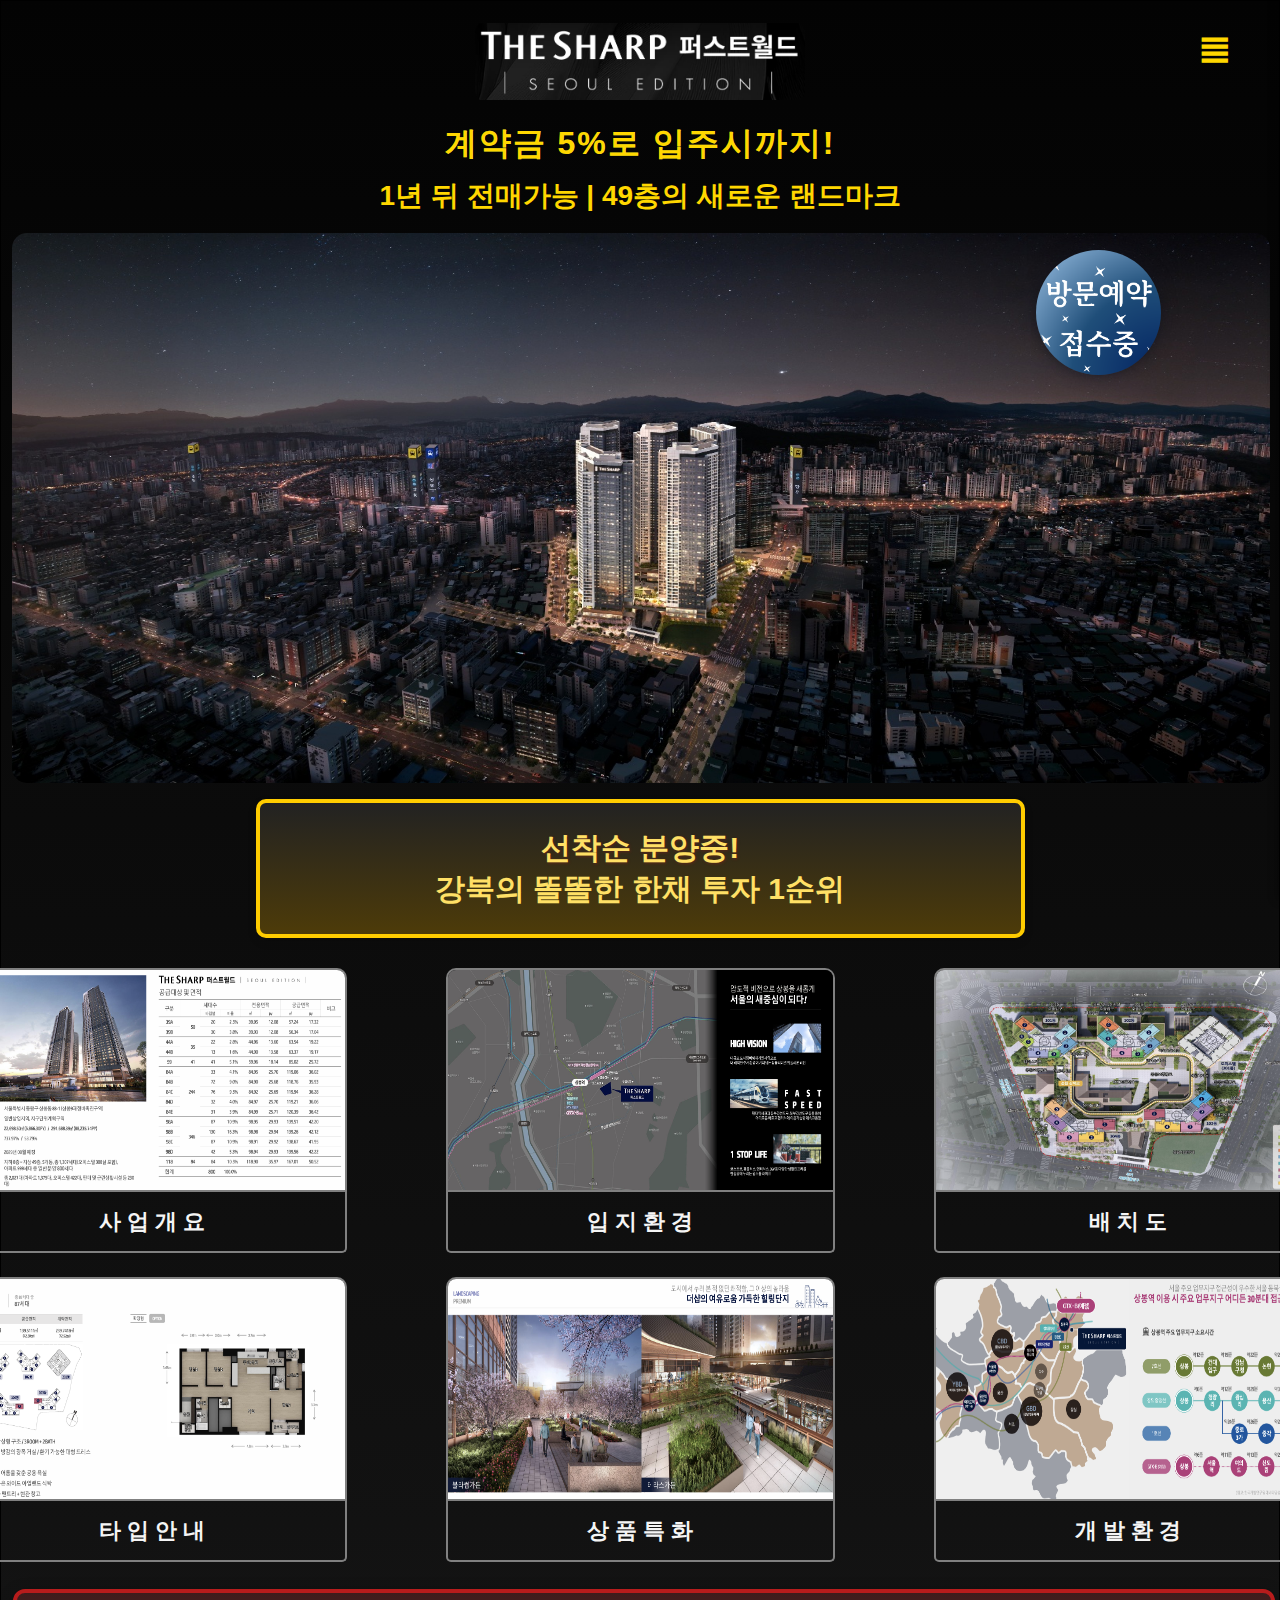
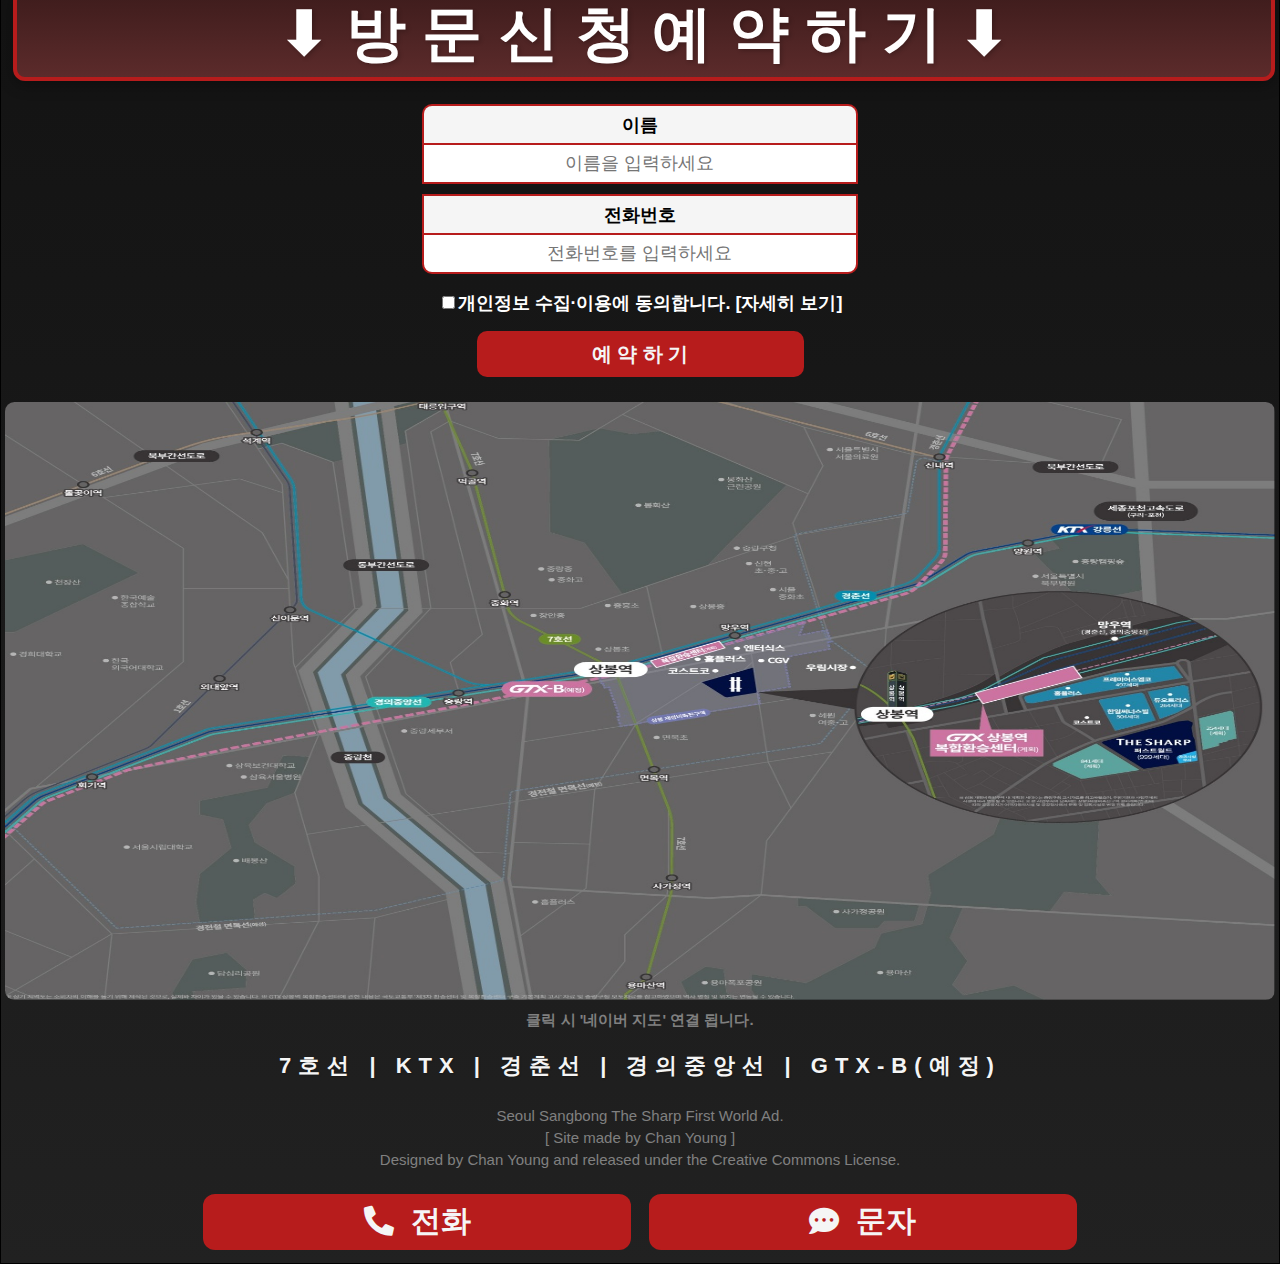
<file: index.html>
<!DOCTYPE html>
<html lang="en">
<head>
	<meta charset="UTF-8">
	<meta name="viewport" content="width=device-width, initial-scale=1.0">

	<meta name="robots" content="index, follow, max-image-preview:large, max-snippet:-1, max-video-preview:-1">
	<meta name="naver-site-verification" content="af1e0601a0ef22b8d686b107fc276d253bfd6fec" />
	<meta name="description" content="상봉 더샵 퍼스트월드">

	<meta property="og:type" content="website">
	<meta property="og:title" content="상봉 더샵 퍼스트월드">
	<meta property="og:description" content="상봉 더샵 퍼스트월드">
	<meta property="og:image" content="https://sangbongthesharpfirstworld.netlify.app/main_img_main.png">
	<meta property="og:url" content="https://sangbongthesharpfirstworld.netlify.app/">

	<link rel="stylesheet" href="./assets/css/main.css">
	<link href="https://cdnjs.cloudflare.com/ajax/libs/font-awesome/5.15.4/css/all.min.css" rel="stylesheet">

	<title>상봉 더샵 퍼스트월드</title>
</head>

<body class="container">
	
	<!-- 상단 로고 영역 -->
	<div class="top_logo">
		<div>
			<img src="./images/top_logo.png" alt="로고" id="logoImage">
		</div>
		<!-- 사이드메뉴 버튼 영역 -->
		<div id="sideMenuArea">
			<div id="sideMenuIcon">≣</div>
		</div>
	</div>

	<!-- 사이드메뉴 -->
	<div id="sideMenu" class="side-menu">
		<div class="side-menu-content">
			<ul>
				<li><a href="./index.html">홈</a></li>
				<li><a href="./menuSide1.html">사업개요</a></li>
				<li><a href="./menuSide2.html">입지환경</a></li>
				<li><a href="./menuSide3.html">배치도</a></li>
				<li><a href="./menuSide4.html">타입안내</a></li>
				<li><a href="./menuSide5.html">상품특화</a></li>
				<li><a href="./menuSide6.html">개발환경</a></li>
			</ul>
		</div>
	</div>

	<!-- 배경 클릭 시 메뉴 닫기 -->
	<div id="overlay" class="overlay"></div>


	<!-- 상단 문구 영역 -->
	<div class="top_ment">
		<div id="top_ment_one">계약금 5%로 입주시까지!</div>
		<div>
			1년 뒤 전매가능 | 49층의 새로운 랜드마크
			<!-- <img src="./images/top_ment_img1.png" alt="종로엠스쿨"> 
			<img src="./images/top_ment_img2.png" alt="덕계역">
			<img src="./images/top_ment_img3.png" alt="GTX-C 덕정역(계획)">
			<img src="./images/top_ment_img4.png" alt="리치마트"> -->
		</div>
	</div>

	<!-- 투시도(메인이미지) 영역 -->
	 <div class="main_img">
		<div>
			<img src="./images/main_img_main.png" alt="메인">
		</div>
		<div>
			<img src="./images/bangmun-1.png" alt="방문예약">
		</div>
	 </div>

	<!-- 메인 문구 영역 -->
	<div class="main_ment">
		<div>
			<div>선착순 분양중!</div>
			<div>강북의 똘똘한 한채 투자 1순위</div>
		</div>
		<!-- <div id="call1">
			<div>강북의 똘똘한 한채 투자 1순위</div>
			<div>1 5 3 3 - 2 0 4 2</div>
		</div> -->
	</div>

	<!-- 메인 메뉴 영역 -->
	<div class="main_menu">
		<div>
			<div data-url="./menuSide1.html">
				<img src="./images/main_menu100.png" alt="사업개요">
				<div>사 업 개 요</div>
			</div>
			<div data-url="./menuSide2.html">
				<img src="./images/main_menu200.png" alt="입지환경">
				<div>입 지 환 경</div>
			</div>
			<div data-url="./menuSide3.html">
				<img src="./images/main_menu300.png" alt="배치도">
				<div>배 치 도</div>
			</div>
		</div>
		<div>
			<div data-url="./menuSide4.html">
				<img src="./images/main_menu400.png" alt="타입안내">
				<div>타 입 안 내</div>
			</div>
			<div data-url="./menuSide5.html">
				<img src="./images/main_menu500.png" alt="상품특화">
				<div>상 품 특 화</div>
			</div>
			<div data-url="./menuSide6.html">
				<img src="./images/main_menu600.png" alt="개발환경">
				<div>개 발 환 경</div>
			</div>
		</div>
	</div>

	<!-- 메인 하단(방문신청예약) 영역 -->
	<div class="main_foot">
		<div> ⬇ 방 문 신 청 예 약 하 기 ⬇ </div>
		
		<!-- 방문 신청 예약폼 영역 -->
		<div>
			<div>
				<label for="name" id="nameInput">이름</label>
				<input type="text" id="name" placeholder="이름을 입력하세요">
			</div>

			<div>
				<label for="phone" id="phoneInput">전화번호</label>
				<input type="tel" id="phone" placeholder="전화번호를 입력하세요">
			</div>

			<!-- 개인정보 수집 동의 -->
			<div class="privacy_agree">
				<div>
					<input type="checkbox" id="privacy_check">
					<label for="privacy_check">개인정보 수집·이용에 동의합니다.</label>
					<a href="#" id="open_privacy">[자세히 보기]</a>
				</div>
			</div>

			<button type="button" class="reserve_btn">예 약 하 기</button>
		</div>
	</div>

	<!-- 개인정보 수집·이용 모달 -->
	<div id="privacy_modal" class="modal">
		<div class="modal_content">
			<span class="close">&times;</span>
			<h2>개인정보 수집·이용 안내</h2>
			<p>본 사이트는 방문 예약을 위해 최소한의 개인정보를 수집·이용합니다.</p>
			<ul>
				<li>수집 항목: 이름, 전화번호</li>
				<li>이용 목적: 방문 예약 및 안내</li>
				<li>보유 기간: 예약 후 3일이내 파기</li>
			</ul>
			<p>자세한 내용은 관리자에게 문의해 주세요.</p>
		</div>
	</div>

	<!-- 메인 하단 이미지(광역위치도) 영역 -->
	<div class="main_foot_img">
		<img src="./images/main_foot_img.png" alt="광역위치도" id="mapImg">
		<div>클릭 시 '네이버 지도' 연결 됩니다.</div>
	</div>

	<!-- 메인 하단 글씨 영역 -->
	<div class="main_foot_text">
		<div>7호선 | KTX | 경춘선 | 경의중앙선 | GTX-B(예정)</div>
	</div>

	<!-- 하단 푸터(정보) 영역 -->
	<div class="foot_info">
		<div>Seoul Sangbong The Sharp First World Ad.</div>
		<div>[ Site made by Chan Young ]</div>
		<div>Designed by Chan Young and released under the Creative Commons License.</div>
	</div>

	<!-- 하단 푸터 전화/문자 영역 -->
	<div class="foot_callMsg">
		<div id="call2"><span><i class="fas fa-phone-alt"></i>&nbsp;</span>&nbsp;전화</div>
		<div id="msg"><span><i class="fas fa-comment-dots"></i>&nbsp;</span>&nbsp;문자</div>
	</div>

	<script src="./assets/js/main.js"></script>

</body>

</html>
</file>
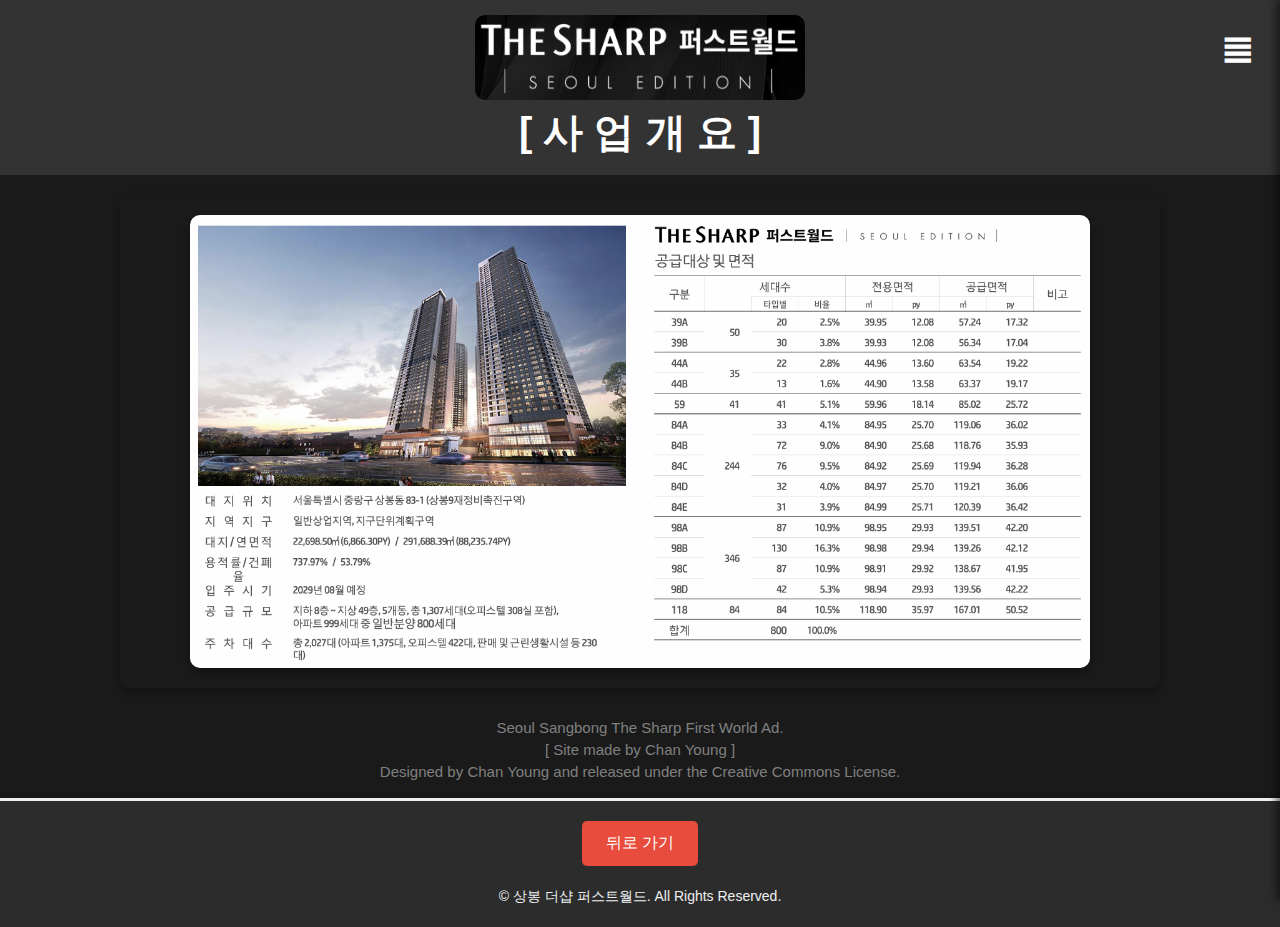
<file: menuSide1.html>
<!DOCTYPE html>
<html lang="ko">

<head>
    <meta charset="UTF-8">
    <meta name="viewport" content="width=device-width, initial-scale=1.0">

    <meta name="robots" content="index, follow, max-image-preview:large, max-snippet:-1, max-video-preview:-1">
    <meta name="naver-site-verification" content="af1e0601a0ef22b8d686b107fc276d253bfd6fec" />
    <meta name="description" content="상봉 더샵 퍼스트월드">
    <meta property="og:type" content="website">
    <meta property="og:title" content="상봉 더샵 퍼스트월드">
    <meta property="og:description" content="상봉 더샵 퍼스트월드">
	<meta property="og:image" content="https://sangbongthesharpfirstworld.netlify.app/main_img_main.png">
	<meta property="og:url" content="https://sangbongthesharpfirstworld.netlify.app/">


    <link href="https://cdnjs.cloudflare.com/ajax/libs/font-awesome/5.15.4/css/all.min.css" rel="stylesheet">
    <title>상봉 더샵 퍼스트월드-사업개요</title>

    <style>
        /* 기본 스타일 설정 */
        body {
            font-family: Arial, sans-serif;
            margin: 0;
            padding: 0;
            background-color: #1a1a1a;
            /* 어두운 배경 */
            color: #ccc;
            /* 부드러운 회색 텍스트 */
            display: flex;
            flex-direction: column;
            min-height: calc(100vh - 80px - 60px);
        }

        /* 헤더 스타일 */
        .header {
            display: flex;
            justify-content: center;
            align-items: center;
            flex-direction: column;
            text-align: center;
            padding: 15px;
            background-color: #333;
            /* 어두운 회색 배경 */
            color: #fff;
            /* 흰색 텍스트 */
            position: relative;
            height: auto;
            gap: 1px;
        }

        .header h1 {
            margin: 0;
            font-size: 2.5rem;
            color: white;
            /* 고급스러운 빨간색 */
        }

        .header p {
            font-size: 1.1rem;
            margin-top: 10px;
        }

        /* 로고이미지 크기 */
        #logoImage {
            width: 330px;
            height: 85px;
            border-radius: 10px;
            /* border: 4px solid #e74c3c; */
            /* 빨간색 테두리 */
        }

        @media (max-width: 768px) {
            #logoImage {
                width: 250px;
                height: 65px;
            }
        }

        @media (max-width: 480px) {
            #logoImage {
                width: 200px;
                height: 55px;
            }
        }

        /* 사이드메뉴 버튼영역 */
        #sideMenuArea {
            display: flex;
            cursor: pointer;
            justify-content: center;
            align-items: center;
            text-align: center;
        }

        #sideMenuIcon {
            position: fixed;
            top: 15px;
            right: 15px;
            font-size: 40px;
            font-weight: bold;
            color: #fff;
            /* 흰색 아이콘 */
            background-color: #333;
            /* 어두운 배경 */
            padding: 10px;
            border-radius: 5px;
            cursor: pointer;
            z-index: 1001;
        }

        @media (max-width: 768px) {
            #sideMenuIcon {
                font-size: 30px;
                padding: 8px;
            }
        }

        @media (max-width: 480px) {
            #sideMenuIcon {
                font-size: 25px;
                padding: 6px;
            }
        }

        /* 오른쪽 사이드 메뉴 스타일 */
        .side-menu {
            position: fixed;
            top: 0;
            right: -250px;
            width: 250px;
            height: 100%;
            background: linear-gradient(135deg, #333, #444);
            /* 어두운 그라데이션 배경 */
            color: #fff;
            transition: right 0.3s ease-in-out;
            z-index: 10000;
            box-shadow: -4px 0 8px rgba(0, 0, 0, 0.5);
        }

        /* 사이드 메뉴가 열렸을 때 */
        .side-menu.open {
            right: 0;
        }

        .side-menu-content {
            padding: 20px;
        }

        .side-menu-content ul {
            list-style: none;
            padding: 0;
            margin-top: 60px;
        }

        .side-menu-content ul li {
            margin: 15px 0;
            font-size: 20px;
            transition: background-color 0.2s, transform 0.2s;
            padding: 10px;
            border-radius: 5px;
            font-weight: bold;
            cursor: pointer;
        }

        .side-menu-content ul li:hover {
            background-color: rgba(255, 255, 255, 0.1);
            /* 밝은 회색 호버 효과 */
            transform: translateX(-5px);
        }

        .side-menu-content ul li a {
            color: #ccc;
            /* 텍스트 색상 회색 */
            text-decoration: none;
            display: block;
        }

        /* 오버레이 스타일 */
        .overlay {
            position: fixed;
            top: 0;
            left: 0;
            width: 100%;
            height: 100%;
            background: rgba(0, 0, 0, 0.7);
            /* 어두운 오버레이 */
            visibility: hidden;
            transition: visibility 0.3s ease-in-out;
            z-index: 5000;
        }

        /* 갤러리 스타일 */
        .gallery {
            display: flex;
            flex-direction: column;
            align-items: center;
            gap: 20px;
            padding: 20px;
            background-color: #1a1a1a;
            /* 어두운 배경 */
            margin: 20px auto;
            max-width: 1200px;
            border-radius: 10px;
            box-shadow: 0 4px 8px rgba(0, 0, 0, 0.3);
            flex-grow: 1;
        }

        .gallery img {
            width: 90%;
            max-width: 1000px;
            height: auto;
            border-radius: 10px;
            box-shadow: 0 4px 8px rgba(0, 0, 0, 0.3);
            transition: transform 0.3s ease, box-shadow 0.3s ease;
        }

        /* 푸터 스타일 */
        .footer {
            display: flex;
            justify-content: center;
            align-items: center;
            text-align: center;
            flex-direction: column;
            padding: 3px;
            margin-top: 7.5px;
            color: gray;
            font-size: 15px;
            gap: 5px;
            margin-bottom: 40px;
        }

        .footer p {
            margin: 10px 0;
        }

        /* Footer 전체 영역 스타일 */
        .footers {
            background: #2c2c2c;
            /* 어두운 배경 */
            padding: 20px;
            text-align: center;
            color: #ECF0F1;
            /* 밝은 글자 색 */
            border-top: 3px solid #ECF0F1;
            box-shadow: 0 -2px 5px rgba(0, 0, 0, 0.1);
            margin-top: -25px;
        }

        /* 뒤로가기 버튼 스타일 */
        .footers .back-button {
            background-color: #e74c3c;
            /* 고급스러운 빨간색 */
            color: #fff;
            border: none;
            padding: 12px 24px;
            border-radius: 5px;
            font-size: 16px;
            cursor: pointer;
            margin-bottom: 20px;
            transition: background-color 0.3s ease;
        }

        .footers .back-button:hover {
            background-color: #c0392b;
            /* 어두운 빨간색 */
        }

        /* 하단 텍스트 스타일 */
        .footers p {
            margin: 0;
            font-size: 14px;
            line-height: 1.5;
        }

        /* 반응형 디자인 */
        @media (max-width: 768px) {
            .footers {
                padding: 15px;
            }

            .footers .back-button {
                padding: 10px 20px;
                font-size: 14px;
            }

            .footers p {
                font-size: 12px;
            }
        }

        @media (min-width: 769px) and (max-width: 1024px) {
            .footers {
                padding: 18px;
            }

            .footers .back-button {
                padding: 11px 22px;
                font-size: 15px;
            }

            .footers p {
                font-size: 13px;
            }
        }
    </style>
</head>

<body>
    <!-- 상단 로고 영역 -->
    <div class="top_logo">
        <div id="sideMenuArea">
            <div id="sideMenuIcon">≣</div>
        </div>
    </div>

    <!-- 사이드메뉴 -->
    <div id="sideMenu" class="side-menu">
        <div class="side-menu-content">
            <ul>
                <li><a href="./index.html">홈</a></li>
                <li><a href="./menuSide1.html">사업개요</a></li>
                <li><a href="./menuSide2.html">입지환경</a></li>
                <li><a href="./menuSide3.html">배치도</a></li>
                <li><a href="./menuSide4.html">타입안내</a></li>
                <li><a href="./menuSide5.html">상품특화</a></li>
                <li><a href="./menuSide6.html">개발환경</a></li>
            </ul>
        </div>
    </div>

    <!-- 배경 클릭 시 메뉴 닫기 (중복된 overlay 제거) -->
    <div id="overlay" class="overlay"></div>

    <!-- 헤더 -->
    <div class="header">
        <div>
            <img src="./images/top_logo.png" alt="로고" id="logoImage">
        </div>
        <h1>[ 사 업 개 요 ]</h1>
    </div>

    <!-- 갤러리 -->
    <div class="gallery">
        <img src="./images/main_menu100.png" alt="사업개요 추가 이미지 1">
        <!-- <img src="./images/main_menu101.png" alt="사업개요 추가 이미지 2"> -->
    </div>

    <!-- 하단 푸터 -->
    <div class="footer">
		<div>Seoul Sangbong The Sharp First World Ad.</div>
		<div>[ Site made by Chan Young ]</div>
		<div>Designed by Chan Young and released under the Creative Commons License.</div>
    </div>

    <!-- 뒤로가기 버튼 -->
    <div class="footers">
        <button class="back-button" onclick="window.history.back();">뒤로 가기</button>
        <p>&copy; 상봉 더샵 퍼스트월드. All Rights Reserved.</p>
    </div>

    <script>
        // 사이드메뉴 열기/닫기 기능
        const sideMenuIcon = document.getElementById('sideMenuIcon');
        const sideMenu = document.getElementById('sideMenu');
        const overlay = document.getElementById('overlay');

        // 메뉴 아이콘 클릭 시 토글
        sideMenuIcon.addEventListener('click', (event) => {
            event.stopPropagation();
            sideMenu.classList.toggle('open');
            overlay.style.visibility = sideMenu.classList.contains('open') ? 'visible' : 'hidden';
        });

        // 사이드메뉴 내부 클릭 시 이벤트 전파 차단
        sideMenu.addEventListener('click', (event) => {
            event.stopPropagation();
        });

        // 문서 전체 클릭 시 메뉴 닫기
        document.addEventListener('click', () => {
            if (sideMenu.classList.contains('open')) {
                sideMenu.classList.remove('open');
                overlay.style.visibility = 'hidden';
            }
        });

        // 오버레이 클릭 시에도 메뉴 닫기
        overlay.addEventListener('click', () => {
            sideMenu.classList.remove('open');
            overlay.style.visibility = 'hidden';
        });

        // 상단 메인 로고 클릭시 홈으로 이동
        // DOMContentLoaded 이벤트로 DOM 요소가 모두 로드된 후 실행되도록 합니다.
        document.addEventListener('DOMContentLoaded', function () {
            // id가 "logoImage"인 이미지 요소를 선택합니다.
            const logoImage = document.getElementById('logoImage');

            // 이미지에 마우스 커서를 pointer로 변경하여 클릭 가능한 UI임을 표시합니다.
            logoImage.style.cursor = 'pointer';

            // 이미지에 클릭 이벤트 리스너를 추가합니다.
            logoImage.addEventListener('click', function () {
                // 원하는 링크로 이동합니다. 아래 URL을 원하는 링크로 변경하세요.
                window.location.href = './index.html';
            });
        });
    </script>
</body>

</html>
</file>
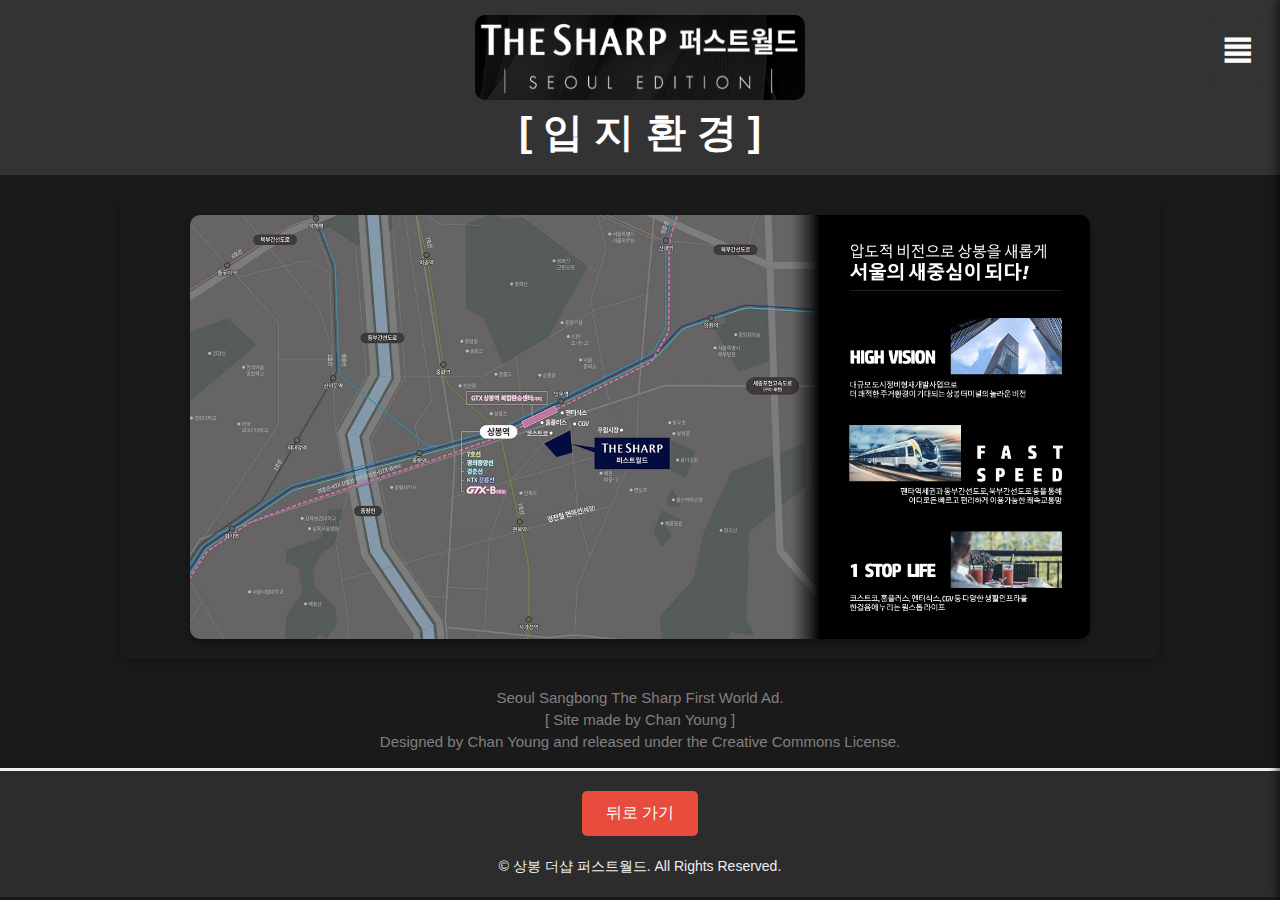
<file: menuSide2.html>
<!DOCTYPE html>
<html lang="ko">

<head>
    <meta charset="UTF-8">
    <meta name="viewport" content="width=device-width, initial-scale=1.0">

    <meta name="robots" content="index, follow, max-image-preview:large, max-snippet:-1, max-video-preview:-1">
    <meta name="naver-site-verification" content="af1e0601a0ef22b8d686b107fc276d253bfd6fec" />
    <meta name="description" content="상봉 더샵 퍼스트월드">
    <meta property="og:type" content="website">
    <meta property="og:title" content="상봉 더샵 퍼스트월드">
    <meta property="og:description" content="상봉 더샵 퍼스트월드">
	<meta property="og:image" content="https://sangbongthesharpfirstworld.netlify.app/main_img_main.png">
	<meta property="og:url" content="https://sangbongthesharpfirstworld.netlify.app/">


    <link href="https://cdnjs.cloudflare.com/ajax/libs/font-awesome/5.15.4/css/all.min.css" rel="stylesheet">
    <title>상봉 더샵 퍼스트월드-입지환경</title>

    <style>
        /* 기본 스타일 설정 */
        body {
            font-family: Arial, sans-serif;
            margin: 0;
            padding: 0;
            background-color: #1a1a1a;
            /* 어두운 배경 */
            color: #ccc;
            /* 부드러운 회색 텍스트 */
            display: flex;
            flex-direction: column;
            min-height: calc(100vh - 80px - 60px);
        }

        /* 헤더 스타일 */
        .header {
            display: flex;
            justify-content: center;
            align-items: center;
            flex-direction: column;
            text-align: center;
            padding: 15px;
            background-color: #333;
            /* 어두운 회색 배경 */
            color: #fff;
            /* 흰색 텍스트 */
            position: relative;
            height: auto;
            gap: 1px;
        }

        .header h1 {
            margin: 0;
            font-size: 2.5rem;
            color: white;
            /* 고급스러운 빨간색 */
        }

        .header p {
            font-size: 1.1rem;
            margin-top: 10px;
        }

        /* 로고이미지 크기 */
        #logoImage {
            width: 330px;
            height: 85px;
            border-radius: 10px;
            /* border: 4px solid #e74c3c; */
            /* 빨간색 테두리 */
        }

        @media (max-width: 768px) {
            #logoImage {
                width: 250px;
                height: 65px;
            }
        }

        @media (max-width: 480px) {
            #logoImage {
                width: 200px;
                height: 55px;
            }
        }

        /* 사이드메뉴 버튼영역 */
        #sideMenuArea {
            display: flex;
            cursor: pointer;
            justify-content: center;
            align-items: center;
            text-align: center;
        }

        #sideMenuIcon {
            position: fixed;
            top: 15px;
            right: 15px;
            font-size: 40px;
            font-weight: bold;
            color: #fff;
            /* 흰색 아이콘 */
            background-color: #333;
            /* 어두운 배경 */
            padding: 10px;
            border-radius: 5px;
            cursor: pointer;
            z-index: 1001;
        }

        @media (max-width: 768px) {
            #sideMenuIcon {
                font-size: 30px;
                padding: 8px;
            }
        }

        @media (max-width: 480px) {
            #sideMenuIcon {
                font-size: 25px;
                padding: 6px;
            }
        }

        /* 오른쪽 사이드 메뉴 스타일 */
        .side-menu {
            position: fixed;
            top: 0;
            right: -250px;
            width: 250px;
            height: 100%;
            background: linear-gradient(135deg, #333, #444);
            /* 어두운 그라데이션 배경 */
            color: #fff;
            transition: right 0.3s ease-in-out;
            z-index: 10000;
            box-shadow: -4px 0 8px rgba(0, 0, 0, 0.5);
        }

        /* 사이드 메뉴가 열렸을 때 */
        .side-menu.open {
            right: 0;
        }

        .side-menu-content {
            padding: 20px;
        }

        .side-menu-content ul {
            list-style: none;
            padding: 0;
            margin-top: 60px;
        }

        .side-menu-content ul li {
            margin: 15px 0;
            font-size: 20px;
            transition: background-color 0.2s, transform 0.2s;
            padding: 10px;
            border-radius: 5px;
            font-weight: bold;
            cursor: pointer;
        }

        .side-menu-content ul li:hover {
            background-color: rgba(255, 255, 255, 0.1);
            /* 밝은 회색 호버 효과 */
            transform: translateX(-5px);
        }

        .side-menu-content ul li a {
            color: #ccc;
            /* 텍스트 색상 회색 */
            text-decoration: none;
            display: block;
        }

        /* 오버레이 스타일 */
        .overlay {
            position: fixed;
            top: 0;
            left: 0;
            width: 100%;
            height: 100%;
            background: rgba(0, 0, 0, 0.7);
            /* 어두운 오버레이 */
            visibility: hidden;
            transition: visibility 0.3s ease-in-out;
            z-index: 5000;
        }

        /* 갤러리 스타일 */
        .gallery {
            display: flex;
            flex-direction: column;
            align-items: center;
            gap: 20px;
            padding: 20px;
            background-color: #1a1a1a;
            /* 어두운 배경 */
            margin: 20px auto;
            max-width: 1200px;
            border-radius: 10px;
            box-shadow: 0 4px 8px rgba(0, 0, 0, 0.3);
            flex-grow: 1;
        }

        .gallery img {
            width: 90%;
            max-width: 1000px;
            height: auto;
            border-radius: 10px;
            box-shadow: 0 4px 8px rgba(0, 0, 0, 0.3);
            transition: transform 0.3s ease, box-shadow 0.3s ease;
        }

        /* 푸터 스타일 */
        .footer {
            display: flex;
            justify-content: center;
            align-items: center;
            text-align: center;
            flex-direction: column;
            padding: 3px;
            margin-top: 7.5px;
            color: gray;
            font-size: 15px;
            gap: 5px;
            margin-bottom: 40px;
        }

        .footer p {
            margin: 10px 0;
        }

        /* Footer 전체 영역 스타일 */
        .footers {
            background: #2c2c2c;
            /* 어두운 배경 */
            padding: 20px;
            text-align: center;
            color: #ECF0F1;
            /* 밝은 글자 색 */
            border-top: 3px solid #ECF0F1;
            box-shadow: 0 -2px 5px rgba(0, 0, 0, 0.1);
            margin-top: -25px;
        }

        /* 뒤로가기 버튼 스타일 */
        .footers .back-button {
            background-color: #e74c3c;
            /* 고급스러운 빨간색 */
            color: #fff;
            border: none;
            padding: 12px 24px;
            border-radius: 5px;
            font-size: 16px;
            cursor: pointer;
            margin-bottom: 20px;
            transition: background-color 0.3s ease;
        }

        .footers .back-button:hover {
            background-color: #c0392b;
            /* 어두운 빨간색 */
        }

        /* 하단 텍스트 스타일 */
        .footers p {
            margin: 0;
            font-size: 14px;
            line-height: 1.5;
        }

        /* 반응형 디자인 */
        @media (max-width: 768px) {
            .footers {
                padding: 15px;
            }

            .footers .back-button {
                padding: 10px 20px;
                font-size: 14px;
            }

            .footers p {
                font-size: 12px;
            }
        }

        @media (min-width: 769px) and (max-width: 1024px) {
            .footers {
                padding: 18px;
            }

            .footers .back-button {
                padding: 11px 22px;
                font-size: 15px;
            }

            .footers p {
                font-size: 13px;
            }
        }
    </style>
</head>

<body>
    <!-- 상단 로고 영역 -->
    <div class="top_logo">
        <div id="sideMenuArea">
            <div id="sideMenuIcon">≣</div>
        </div>
    </div>

    <!-- 사이드메뉴 -->
    <div id="sideMenu" class="side-menu">
        <div class="side-menu-content">
            <ul>
                <li><a href="./index.html">홈</a></li>
				<li><a href="./menuSide1.html">사업개요</a></li>
				<li><a href="./menuSide2.html">입지환경</a></li>
				<li><a href="./menuSide3.html">배치도</a></li>
				<li><a href="./menuSide4.html">타입안내</a></li>
				<li><a href="./menuSide5.html">상품특화</a></li>
				<li><a href="./menuSide6.html">개발환경</a></li>
            </ul>
        </div>
    </div>

    <!-- 배경 클릭 시 메뉴 닫기 (중복된 overlay 제거) -->
    <div id="overlay" class="overlay"></div>

    <!-- 헤더 -->
    <div class="header">
        <div>
            <img src="./images/top_logo.png" alt="로고" id="logoImage">
        </div>
        <h1>[ 입 지 환 경 ]</h1>
    </div>

    <!-- 갤러리 -->
    <div class="gallery">
        <img src="./images/main_menu200.png" alt="입지환경 추가 이미지 1">
    </div>

    <!-- 하단 푸터 -->
    <div class="footer">
		<div>Seoul Sangbong The Sharp First World Ad.</div>
		<div>[ Site made by Chan Young ]</div>
		<div>Designed by Chan Young and released under the Creative Commons License.</div>
    </div>

    <!-- 뒤로가기 버튼 -->
    <div class="footers">
        <button class="back-button" onclick="window.history.back();">뒤로 가기</button>
        <p>&copy; 상봉 더샵 퍼스트월드. All Rights Reserved.</p>
    </div>

    <script>
        // 사이드메뉴 열기/닫기 기능
        const sideMenuIcon = document.getElementById('sideMenuIcon');
        const sideMenu = document.getElementById('sideMenu');
        const overlay = document.getElementById('overlay');

        // 메뉴 아이콘 클릭 시 토글
        sideMenuIcon.addEventListener('click', (event) => {
            event.stopPropagation();
            sideMenu.classList.toggle('open');
            overlay.style.visibility = sideMenu.classList.contains('open') ? 'visible' : 'hidden';
        });

        // 사이드메뉴 내부 클릭 시 이벤트 전파 차단
        sideMenu.addEventListener('click', (event) => {
            event.stopPropagation();
        });

        // 문서 전체 클릭 시 메뉴 닫기
        document.addEventListener('click', () => {
            if (sideMenu.classList.contains('open')) {
                sideMenu.classList.remove('open');
                overlay.style.visibility = 'hidden';
            }
        });

        // 오버레이 클릭 시에도 메뉴 닫기
        overlay.addEventListener('click', () => {
            sideMenu.classList.remove('open');
            overlay.style.visibility = 'hidden';
        });

        // 상단 메인 로고 클릭시 홈으로 이동
        // DOMContentLoaded 이벤트로 DOM 요소가 모두 로드된 후 실행되도록 합니다.
        document.addEventListener('DOMContentLoaded', function () {
            // id가 "logoImage"인 이미지 요소를 선택합니다.
            const logoImage = document.getElementById('logoImage');

            // 이미지에 마우스 커서를 pointer로 변경하여 클릭 가능한 UI임을 표시합니다.
            logoImage.style.cursor = 'pointer';

            // 이미지에 클릭 이벤트 리스너를 추가합니다.
            logoImage.addEventListener('click', function () {
                // 원하는 링크로 이동합니다. 아래 URL을 원하는 링크로 변경하세요.
                window.location.href = './index.html';
            });
        });
    </script>
</body>

</html>
</file>
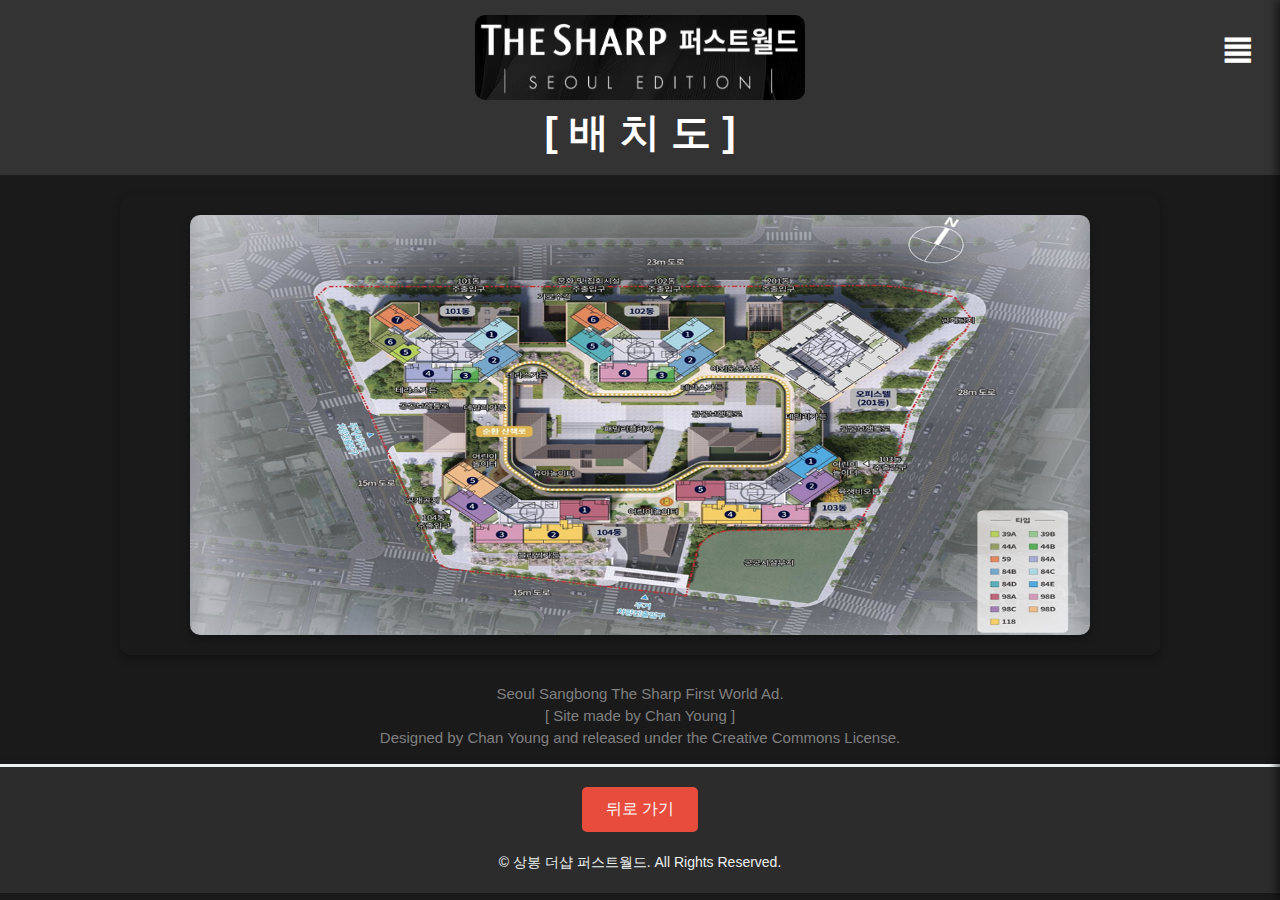
<file: menuSide3.html>
<!DOCTYPE html>
<html lang="ko">

<head>
    <meta charset="UTF-8">
    <meta name="viewport" content="width=device-width, initial-scale=1.0">

    <meta name="robots" content="index, follow, max-image-preview:large, max-snippet:-1, max-video-preview:-1">
    <meta name="naver-site-verification" content="af1e0601a0ef22b8d686b107fc276d253bfd6fec" />
    <meta name="description" content="상봉 더샵 퍼스트월드">
    <meta property="og:type" content="website">
    <meta property="og:title" content="상봉 더샵 퍼스트월드">
    <meta property="og:description" content="상봉 더샵 퍼스트월드">
	<meta property="og:image" content="https://sangbongthesharpfirstworld.netlify.app/main_img_main.png">
	<meta property="og:url" content="https://sangbongthesharpfirstworld.netlify.app/">


    <link href="https://cdnjs.cloudflare.com/ajax/libs/font-awesome/5.15.4/css/all.min.css" rel="stylesheet">
    <title>상봉 더샵 퍼스트월드-배치도</title>

    <style>
        /* 기본 스타일 설정 */
        body {
            font-family: Arial, sans-serif;
            margin: 0;
            padding: 0;
            background-color: #1a1a1a;
            /* 어두운 배경 */
            color: #ccc;
            /* 부드러운 회색 텍스트 */
            display: flex;
            flex-direction: column;
            min-height: calc(100vh - 80px - 60px);
        }

        /* 헤더 스타일 */
        .header {
            display: flex;
            justify-content: center;
            align-items: center;
            flex-direction: column;
            text-align: center;
            padding: 15px;
            background-color: #333;
            /* 어두운 회색 배경 */
            color: #fff;
            /* 흰색 텍스트 */
            position: relative;
            height: auto;
            gap: 1px;
        }

        .header h1 {
            margin: 0;
            font-size: 2.5rem;
            color: white;
            /* 고급스러운 빨간색 */
        }

        .header p {
            font-size: 1.1rem;
            margin-top: 10px;
        }

        /* 로고이미지 크기 */
        #logoImage {
            width: 330px;
            height: 85px;
            border-radius: 10px;
            /* border: 4px solid #e74c3c; */
            /* 빨간색 테두리 */
        }

        @media (max-width: 768px) {
            #logoImage {
                width: 250px;
                height: 65px;
            }
        }

        @media (max-width: 480px) {
            #logoImage {
                width: 200px;
                height: 55px;
            }
        }

        /* 사이드메뉴 버튼영역 */
        #sideMenuArea {
            display: flex;
            cursor: pointer;
            justify-content: center;
            align-items: center;
            text-align: center;
        }

        #sideMenuIcon {
            position: fixed;
            top: 15px;
            right: 15px;
            font-size: 40px;
            font-weight: bold;
            color: #fff;
            /* 흰색 아이콘 */
            background-color: #333;
            /* 어두운 배경 */
            padding: 10px;
            border-radius: 5px;
            cursor: pointer;
            z-index: 1001;
        }

        @media (max-width: 768px) {
            #sideMenuIcon {
                font-size: 30px;
                padding: 8px;
            }
        }

        @media (max-width: 480px) {
            #sideMenuIcon {
                font-size: 25px;
                padding: 6px;
            }
        }

        /* 오른쪽 사이드 메뉴 스타일 */
        .side-menu {
            position: fixed;
            top: 0;
            right: -250px;
            width: 250px;
            height: 100%;
            background: linear-gradient(135deg, #333, #444);
            /* 어두운 그라데이션 배경 */
            color: #fff;
            transition: right 0.3s ease-in-out;
            z-index: 10000;
            box-shadow: -4px 0 8px rgba(0, 0, 0, 0.5);
        }

        /* 사이드 메뉴가 열렸을 때 */
        .side-menu.open {
            right: 0;
        }

        .side-menu-content {
            padding: 20px;
        }

        .side-menu-content ul {
            list-style: none;
            padding: 0;
            margin-top: 60px;
        }

        .side-menu-content ul li {
            margin: 15px 0;
            font-size: 20px;
            transition: background-color 0.2s, transform 0.2s;
            padding: 10px;
            border-radius: 5px;
            font-weight: bold;
            cursor: pointer;
        }

        .side-menu-content ul li:hover {
            background-color: rgba(255, 255, 255, 0.1);
            /* 밝은 회색 호버 효과 */
            transform: translateX(-5px);
        }

        .side-menu-content ul li a {
            color: #ccc;
            /* 텍스트 색상 회색 */
            text-decoration: none;
            display: block;
        }

        /* 오버레이 스타일 */
        .overlay {
            position: fixed;
            top: 0;
            left: 0;
            width: 100%;
            height: 100%;
            background: rgba(0, 0, 0, 0.7);
            /* 어두운 오버레이 */
            visibility: hidden;
            transition: visibility 0.3s ease-in-out;
            z-index: 5000;
        }

        /* 갤러리 스타일 */
        .gallery {
            display: flex;
            flex-direction: column;
            align-items: center;
            gap: 20px;
            padding: 20px;
            background-color: #1a1a1a;
            /* 어두운 배경 */
            margin: 20px auto;
            max-width: 1200px;
            border-radius: 10px;
            box-shadow: 0 4px 8px rgba(0, 0, 0, 0.3);
            flex-grow: 1;
        }

        .gallery img {
            width: 90%;
            max-width: 1000px;
            height: auto;
            border-radius: 10px;
            box-shadow: 0 4px 8px rgba(0, 0, 0, 0.3);
            transition: transform 0.3s ease, box-shadow 0.3s ease;
        }

        /* 푸터 스타일 */
        .footer {
            display: flex;
            justify-content: center;
            align-items: center;
            text-align: center;
            flex-direction: column;
            padding: 3px;
            margin-top: 7.5px;
            color: gray;
            font-size: 15px;
            gap: 5px;
            margin-bottom: 40px;
        }

        .footer p {
            margin: 10px 0;
        }

        /* Footer 전체 영역 스타일 */
        .footers {
            background: #2c2c2c;
            /* 어두운 배경 */
            padding: 20px;
            text-align: center;
            color: #ECF0F1;
            /* 밝은 글자 색 */
            border-top: 3px solid #ECF0F1;
            box-shadow: 0 -2px 5px rgba(0, 0, 0, 0.1);
            margin-top: -25px;
        }

        /* 뒤로가기 버튼 스타일 */
        .footers .back-button {
            background-color: #e74c3c;
            /* 고급스러운 빨간색 */
            color: #fff;
            border: none;
            padding: 12px 24px;
            border-radius: 5px;
            font-size: 16px;
            cursor: pointer;
            margin-bottom: 20px;
            transition: background-color 0.3s ease;
        }

        .footers .back-button:hover {
            background-color: #c0392b;
            /* 어두운 빨간색 */
        }

        /* 하단 텍스트 스타일 */
        .footers p {
            margin: 0;
            font-size: 14px;
            line-height: 1.5;
        }

        /* 반응형 디자인 */
        @media (max-width: 768px) {
            .footers {
                padding: 15px;
            }

            .footers .back-button {
                padding: 10px 20px;
                font-size: 14px;
            }

            .footers p {
                font-size: 12px;
            }
        }

        @media (min-width: 769px) and (max-width: 1024px) {
            .footers {
                padding: 18px;
            }

            .footers .back-button {
                padding: 11px 22px;
                font-size: 15px;
            }

            .footers p {
                font-size: 13px;
            }
        }
    </style>
</head>

<body>
    <!-- 상단 로고 영역 -->
    <div class="top_logo">
        <div id="sideMenuArea">
            <div id="sideMenuIcon">≣</div>
        </div>
    </div>

    <!-- 사이드메뉴 -->
    <div id="sideMenu" class="side-menu">
        <div class="side-menu-content">
            <ul>
                <li><a href="./index.html">홈</a></li>
				<li><a href="./menuSide1.html">사업개요</a></li>
				<li><a href="./menuSide2.html">입지환경</a></li>
				<li><a href="./menuSide3.html">배치도</a></li>
				<li><a href="./menuSide4.html">타입안내</a></li>
				<li><a href="./menuSide5.html">상품특화</a></li>
				<li><a href="./menuSide6.html">개발환경</a></li>
            </ul>
        </div>
    </div>

    <!-- 배경 클릭 시 메뉴 닫기 (중복된 overlay 제거) -->
    <div id="overlay" class="overlay"></div>

    <!-- 헤더 -->
    <div class="header">
        <div>
            <img src="./images/top_logo.png" alt="로고" id="logoImage">
        </div>
        <h1>[ 배 치 도 ]</h1>
    </div>

    <!-- 갤러리 -->
    <div class="gallery">
        <img src="./images/main_menu300.png" alt="배치도 추가 이미지 1">
        <!-- <img src="./images/main_menu301.png" alt="배치도 추가 이미지 2"> -->
        <!-- <img src="./images/main_menu302.png" alt="배치도 추가 이미지 3"> -->
        <!-- <img src="./images/main_menu303.png" alt="배치도 추가 이미지 4"> -->
    </div>

    <!-- 하단 푸터 -->
    <div class="footer">
		<div>Seoul Sangbong The Sharp First World Ad.</div>
		<div>[ Site made by Chan Young ]</div>
		<div>Designed by Chan Young and released under the Creative Commons License.</div>
    </div>

    <!-- 뒤로가기 버튼 -->
    <div class="footers">
        <button class="back-button" onclick="window.history.back();">뒤로 가기</button>
        <p>&copy; 상봉 더샵 퍼스트월드. All Rights Reserved.</p>
    </div>

    <script>
        // 사이드메뉴 열기/닫기 기능
        const sideMenuIcon = document.getElementById('sideMenuIcon');
        const sideMenu = document.getElementById('sideMenu');
        const overlay = document.getElementById('overlay');

        // 메뉴 아이콘 클릭 시 토글
        sideMenuIcon.addEventListener('click', (event) => {
            event.stopPropagation();
            sideMenu.classList.toggle('open');
            overlay.style.visibility = sideMenu.classList.contains('open') ? 'visible' : 'hidden';
        });

        // 사이드메뉴 내부 클릭 시 이벤트 전파 차단
        sideMenu.addEventListener('click', (event) => {
            event.stopPropagation();
        });

        // 문서 전체 클릭 시 메뉴 닫기
        document.addEventListener('click', () => {
            if (sideMenu.classList.contains('open')) {
                sideMenu.classList.remove('open');
                overlay.style.visibility = 'hidden';
            }
        });

        // 오버레이 클릭 시에도 메뉴 닫기
        overlay.addEventListener('click', () => {
            sideMenu.classList.remove('open');
            overlay.style.visibility = 'hidden';
        });

        // 상단 메인 로고 클릭시 홈으로 이동
        // DOMContentLoaded 이벤트로 DOM 요소가 모두 로드된 후 실행되도록 합니다.
        document.addEventListener('DOMContentLoaded', function () {
            // id가 "logoImage"인 이미지 요소를 선택합니다.
            const logoImage = document.getElementById('logoImage');

            // 이미지에 마우스 커서를 pointer로 변경하여 클릭 가능한 UI임을 표시합니다.
            logoImage.style.cursor = 'pointer';

            // 이미지에 클릭 이벤트 리스너를 추가합니다.
            logoImage.addEventListener('click', function () {
                // 원하는 링크로 이동합니다. 아래 URL을 원하는 링크로 변경하세요.
                window.location.href = './index.html';
            });
        });
    </script>
</body>

</html>
</file>
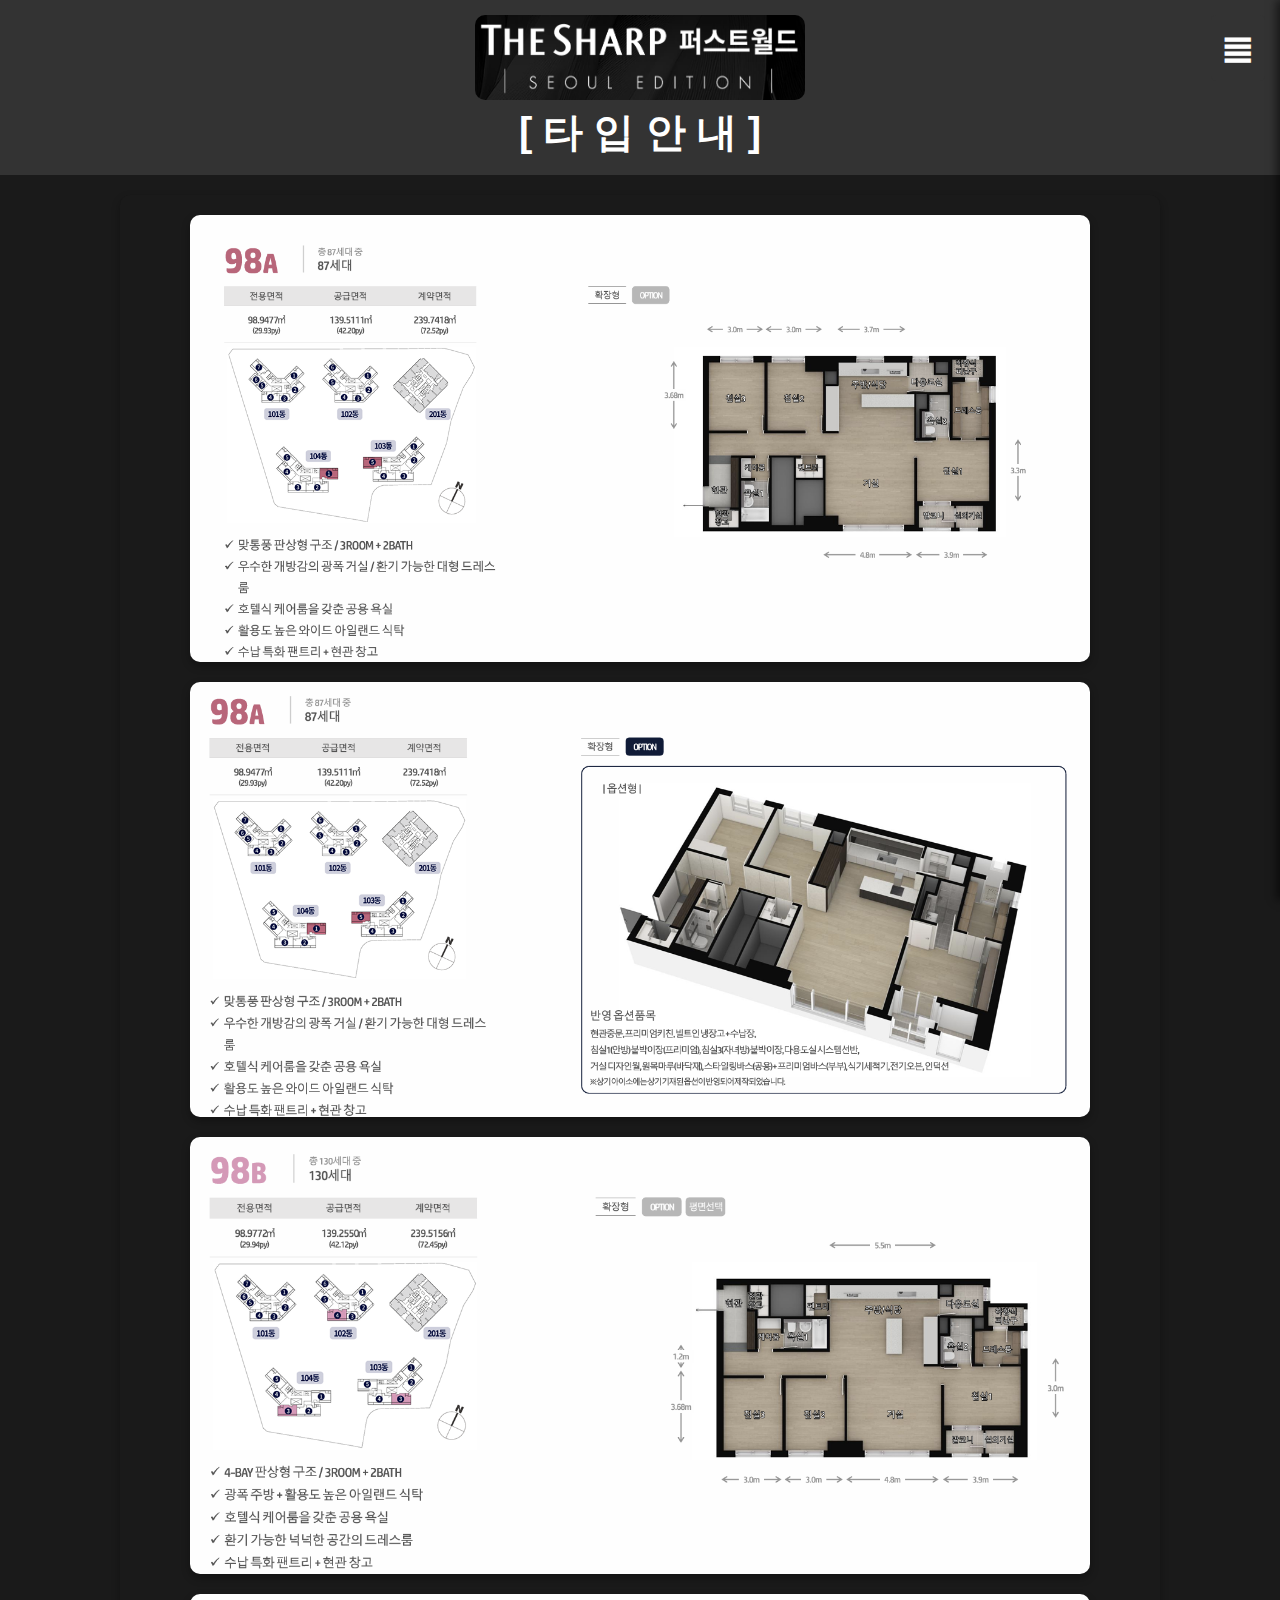
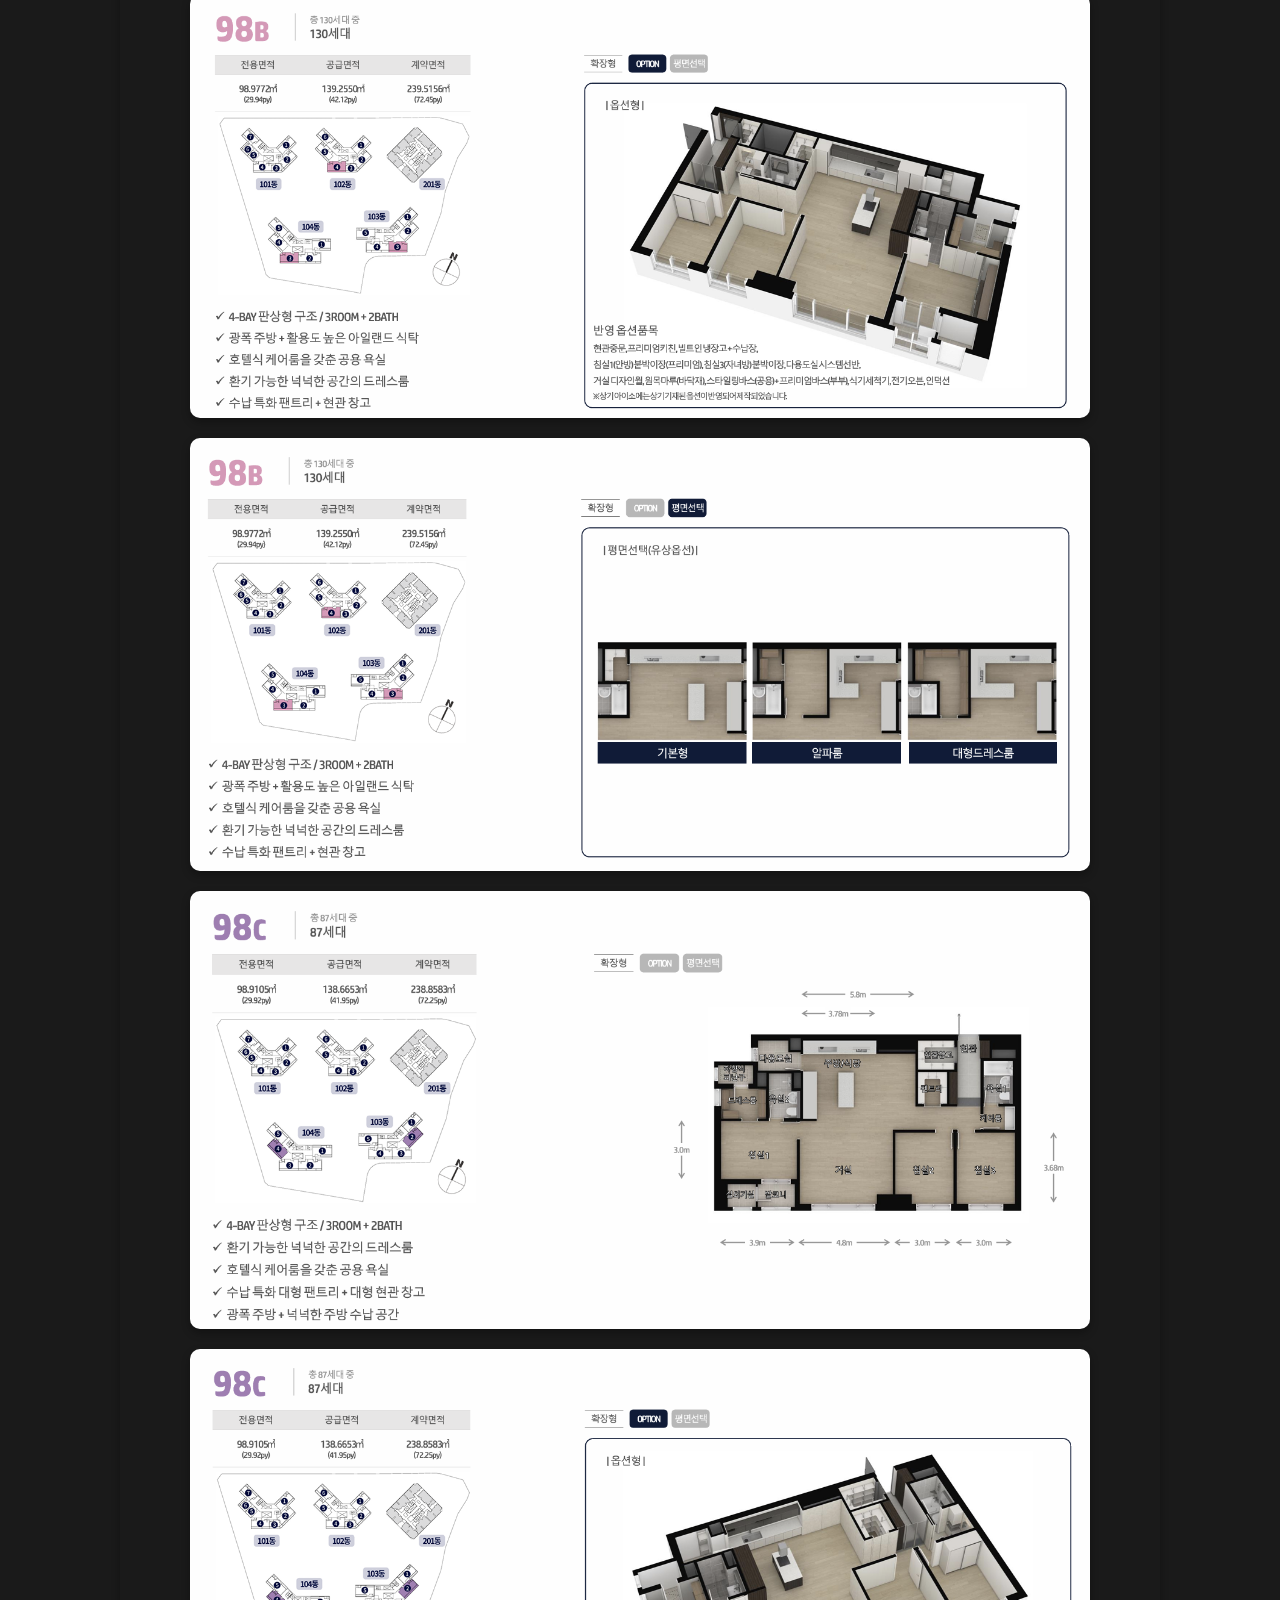
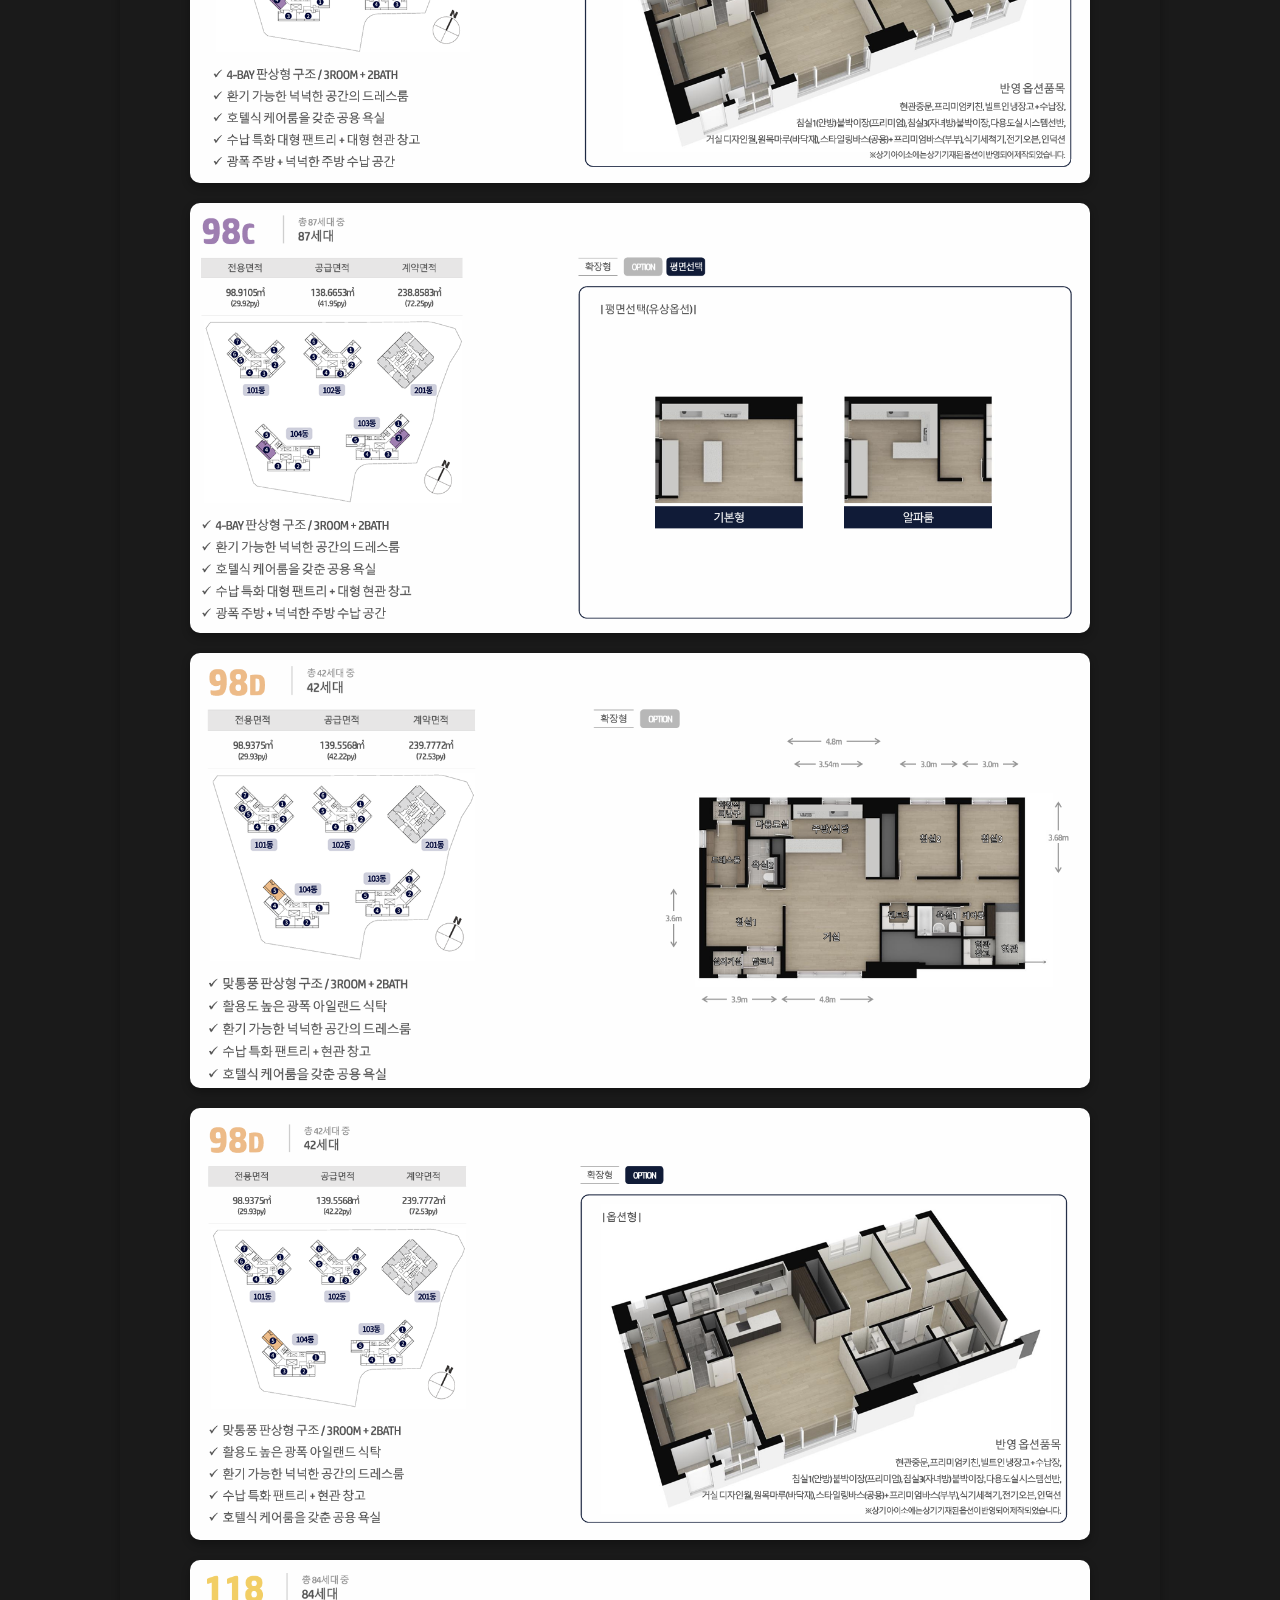
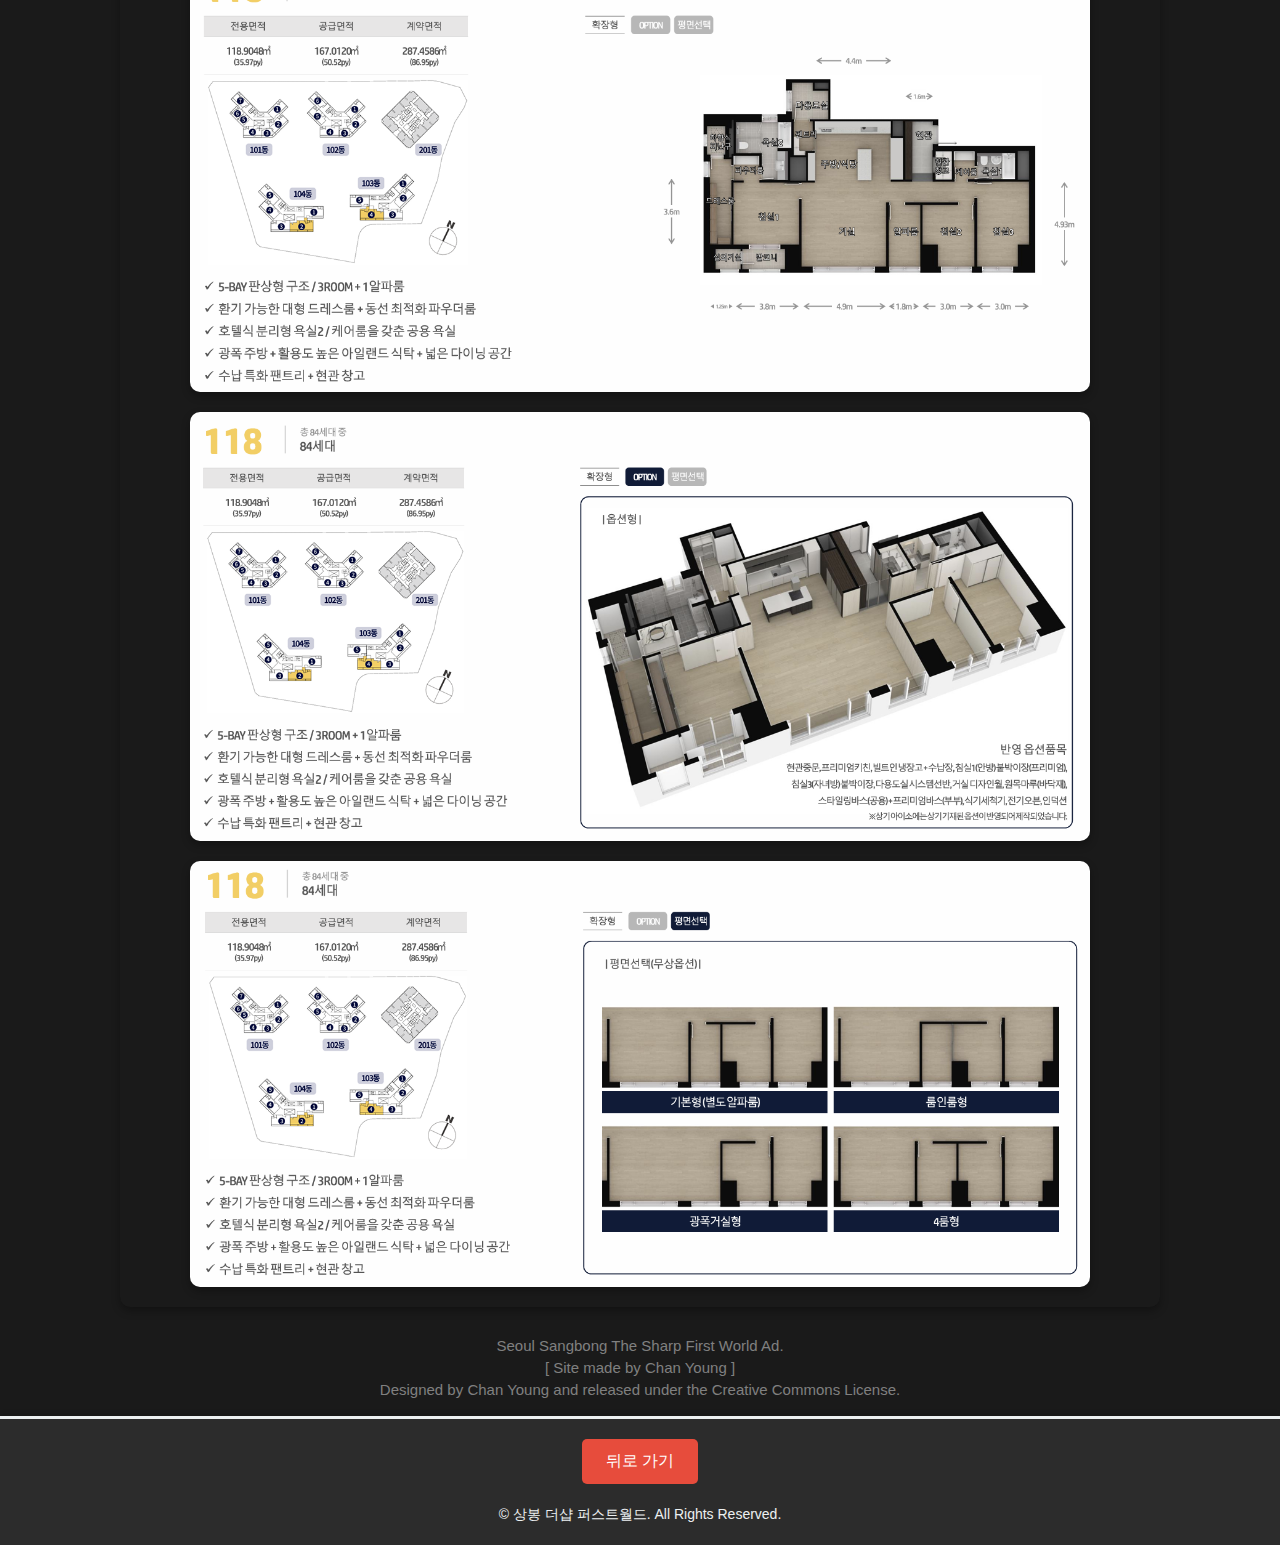
<file: menuSide4.html>
<!DOCTYPE html>
<html lang="ko">

<head>
    <meta charset="UTF-8">
    <meta name="viewport" content="width=device-width, initial-scale=1.0">

    <meta name="robots" content="index, follow, max-image-preview:large, max-snippet:-1, max-video-preview:-1">
    <meta name="naver-site-verification" content="af1e0601a0ef22b8d686b107fc276d253bfd6fec" />
    <meta name="description" content="상봉 더샵 퍼스트월드">
    <meta property="og:type" content="website">
    <meta property="og:title" content="상봉 더샵 퍼스트월드">
    <meta property="og:description" content="상봉 더샵 퍼스트월드">
	<meta property="og:image" content="https://sangbongthesharpfirstworld.netlify.app/main_img_main.png">
	<meta property="og:url" content="https://sangbongthesharpfirstworld.netlify.app/">


    <link href="https://cdnjs.cloudflare.com/ajax/libs/font-awesome/5.15.4/css/all.min.css" rel="stylesheet">
    <title>상봉 더샵 퍼스트월드-타입안내</title>

    <style>
        /* 기본 스타일 설정 */
        body {
            font-family: Arial, sans-serif;
            margin: 0;
            padding: 0;
            background-color: #1a1a1a;
            /* 어두운 배경 */
            color: #ccc;
            /* 부드러운 회색 텍스트 */
            display: flex;
            flex-direction: column;
            min-height: calc(100vh - 80px - 60px);
        }

        /* 헤더 스타일 */
        .header {
            display: flex;
            justify-content: center;
            align-items: center;
            flex-direction: column;
            text-align: center;
            padding: 15px;
            background-color: #333;
            /* 어두운 회색 배경 */
            color: #fff;
            /* 흰색 텍스트 */
            position: relative;
            height: auto;
            gap: 1px;
        }

        .header h1 {
            margin: 0;
            font-size: 2.5rem;
            color: white;
            /* 고급스러운 빨간색 */
        }

        .header p {
            font-size: 1.1rem;
            margin-top: 10px;
        }

        /* 로고이미지 크기 */
        #logoImage {
            width: 330px;
            height: 85px;
            border-radius: 10px;
            /* border: 4px solid #e74c3c; */
            /* 빨간색 테두리 */
        }

        @media (max-width: 768px) {
            #logoImage {
                width: 250px;
                height: 65px;
            }
        }

        @media (max-width: 480px) {
            #logoImage {
                width: 200px;
                height: 55px;
            }
        }

        /* 사이드메뉴 버튼영역 */
        #sideMenuArea {
            display: flex;
            cursor: pointer;
            justify-content: center;
            align-items: center;
            text-align: center;
        }

        #sideMenuIcon {
            position: fixed;
            top: 15px;
            right: 15px;
            font-size: 40px;
            font-weight: bold;
            color: #fff;
            /* 흰색 아이콘 */
            background-color: #333;
            /* 어두운 배경 */
            padding: 10px;
            border-radius: 5px;
            cursor: pointer;
            z-index: 1001;
        }

        @media (max-width: 768px) {
            #sideMenuIcon {
                font-size: 30px;
                padding: 8px;
            }
        }

        @media (max-width: 480px) {
            #sideMenuIcon {
                font-size: 25px;
                padding: 6px;
            }
        }

        /* 오른쪽 사이드 메뉴 스타일 */
        .side-menu {
            position: fixed;
            top: 0;
            right: -250px;
            width: 250px;
            height: 100%;
            background: linear-gradient(135deg, #333, #444);
            /* 어두운 그라데이션 배경 */
            color: #fff;
            transition: right 0.3s ease-in-out;
            z-index: 10000;
            box-shadow: -4px 0 8px rgba(0, 0, 0, 0.5);
        }

        /* 사이드 메뉴가 열렸을 때 */
        .side-menu.open {
            right: 0;
        }

        .side-menu-content {
            padding: 20px;
        }

        .side-menu-content ul {
            list-style: none;
            padding: 0;
            margin-top: 60px;
        }

        .side-menu-content ul li {
            margin: 15px 0;
            font-size: 20px;
            transition: background-color 0.2s, transform 0.2s;
            padding: 10px;
            border-radius: 5px;
            font-weight: bold;
            cursor: pointer;
        }

        .side-menu-content ul li:hover {
            background-color: rgba(255, 255, 255, 0.1);
            /* 밝은 회색 호버 효과 */
            transform: translateX(-5px);
        }

        .side-menu-content ul li a {
            color: #ccc;
            /* 텍스트 색상 회색 */
            text-decoration: none;
            display: block;
        }

        /* 오버레이 스타일 */
        .overlay {
            position: fixed;
            top: 0;
            left: 0;
            width: 100%;
            height: 100%;
            background: rgba(0, 0, 0, 0.7);
            /* 어두운 오버레이 */
            visibility: hidden;
            transition: visibility 0.3s ease-in-out;
            z-index: 5000;
        }

        /* 갤러리 스타일 */
        .gallery {
            display: flex;
            flex-direction: column;
            align-items: center;
            gap: 20px;
            padding: 20px;
            background-color: #1a1a1a;
            /* 어두운 배경 */
            margin: 20px auto;
            max-width: 1200px;
            border-radius: 10px;
            box-shadow: 0 4px 8px rgba(0, 0, 0, 0.3);
            flex-grow: 1;
        }

        .gallery img {
            width: 90%;
            max-width: 1000px;
            height: auto;
            border-radius: 10px;
            box-shadow: 0 4px 8px rgba(0, 0, 0, 0.3);
            transition: transform 0.3s ease, box-shadow 0.3s ease;
        }

        /* 푸터 스타일 */
        .footer {
            display: flex;
            justify-content: center;
            align-items: center;
            text-align: center;
            flex-direction: column;
            padding: 3px;
            margin-top: 7.5px;
            color: gray;
            font-size: 15px;
            gap: 5px;
            margin-bottom: 40px;
        }

        .footer p {
            margin: 10px 0;
        }

        /* Footer 전체 영역 스타일 */
        .footers {
            background: #2c2c2c;
            /* 어두운 배경 */
            padding: 20px;
            text-align: center;
            color: #ECF0F1;
            /* 밝은 글자 색 */
            border-top: 3px solid #ECF0F1;
            box-shadow: 0 -2px 5px rgba(0, 0, 0, 0.1);
            margin-top: -25px;
        }

        /* 뒤로가기 버튼 스타일 */
        .footers .back-button {
            background-color: #e74c3c;
            /* 고급스러운 빨간색 */
            color: #fff;
            border: none;
            padding: 12px 24px;
            border-radius: 5px;
            font-size: 16px;
            cursor: pointer;
            margin-bottom: 20px;
            transition: background-color 0.3s ease;
        }

        .footers .back-button:hover {
            background-color: #c0392b;
            /* 어두운 빨간색 */
        }

        /* 하단 텍스트 스타일 */
        .footers p {
            margin: 0;
            font-size: 14px;
            line-height: 1.5;
        }

        /* 반응형 디자인 */
        @media (max-width: 768px) {
            .footers {
                padding: 15px;
            }

            .footers .back-button {
                padding: 10px 20px;
                font-size: 14px;
            }

            .footers p {
                font-size: 12px;
            }
        }

        @media (min-width: 769px) and (max-width: 1024px) {
            .footers {
                padding: 18px;
            }

            .footers .back-button {
                padding: 11px 22px;
                font-size: 15px;
            }

            .footers p {
                font-size: 13px;
            }
        }
    </style>
</head>

<body>
    <!-- 상단 로고 영역 -->
    <div class="top_logo">
        <div id="sideMenuArea">
            <div id="sideMenuIcon">≣</div>
        </div>
    </div>

    <!-- 사이드메뉴 -->
    <div id="sideMenu" class="side-menu">
        <div class="side-menu-content">
            <ul>
                <li><a href="./index.html">홈</a></li>
				<li><a href="./menuSide1.html">사업개요</a></li>
				<li><a href="./menuSide2.html">입지환경</a></li>
				<li><a href="./menuSide3.html">배치도</a></li>
				<li><a href="./menuSide4.html">타입안내</a></li>
				<li><a href="./menuSide5.html">상품특화</a></li>
				<li><a href="./menuSide6.html">개발환경</a></li>
            </ul>
        </div>
    </div>

    <!-- 배경 클릭 시 메뉴 닫기 (중복된 overlay 제거) -->
    <div id="overlay" class="overlay"></div>

    <!-- 헤더 -->
    <div class="header">
        <div>
            <img src="./images/top_logo.png" alt="로고" id="logoImage">
        </div>
        <h1>[ 타 입 안 내 ]</h1>
    </div>

    <!-- 갤러리 -->
    <div class="gallery">
        <img src="./images/main_menu400.png" alt="타입안내 추가 이미지 1">
        <img src="./images/main_menu401.png" alt="타입안내 추가 이미지 2">
        <img src="./images/main_menu402.png" alt="타입안내 추가 이미지 3">
        <img src="./images/main_menu403.png" alt="타입안내 추가 이미지 4">
        <img src="./images/main_menu404.png" alt="타입안내 추가 이미지 5">
        <img src="./images/main_menu405.png" alt="타입안내 추가 이미지 6">
        <img src="./images/main_menu406.png" alt="타입안내 추가 이미지 7">
        <img src="./images/main_menu407.png" alt="타입안내 추가 이미지 8">
        <img src="./images/main_menu408.png" alt="타입안내 추가 이미지 9">
        <img src="./images/main_menu409.png" alt="타입안내 추가 이미지 10">
        <img src="./images/main_menu410.png" alt="타입안내 추가 이미지 11">
        <img src="./images/main_menu411.png" alt="타입안내 추가 이미지 12">
        <img src="./images/main_menu412.png" alt="타입안내 추가 이미지 13">
    </div>

    <!-- 하단 푸터 -->
    <div class="footer">
		<div>Seoul Sangbong The Sharp First World Ad.</div>
		<div>[ Site made by Chan Young ]</div>
		<div>Designed by Chan Young and released under the Creative Commons License.</div>
    </div>

    <!-- 뒤로가기 버튼 -->
    <div class="footers">
        <button class="back-button" onclick="window.history.back();">뒤로 가기</button>
        <p>&copy; 상봉 더샵 퍼스트월드. All Rights Reserved.</p>
    </div>

    <script>
        // 사이드메뉴 열기/닫기 기능
        const sideMenuIcon = document.getElementById('sideMenuIcon');
        const sideMenu = document.getElementById('sideMenu');
        const overlay = document.getElementById('overlay');

        // 메뉴 아이콘 클릭 시 토글
        sideMenuIcon.addEventListener('click', (event) => {
            event.stopPropagation();
            sideMenu.classList.toggle('open');
            overlay.style.visibility = sideMenu.classList.contains('open') ? 'visible' : 'hidden';
        });

        // 사이드메뉴 내부 클릭 시 이벤트 전파 차단
        sideMenu.addEventListener('click', (event) => {
            event.stopPropagation();
        });

        // 문서 전체 클릭 시 메뉴 닫기
        document.addEventListener('click', () => {
            if (sideMenu.classList.contains('open')) {
                sideMenu.classList.remove('open');
                overlay.style.visibility = 'hidden';
            }
        });

        // 오버레이 클릭 시에도 메뉴 닫기
        overlay.addEventListener('click', () => {
            sideMenu.classList.remove('open');
            overlay.style.visibility = 'hidden';
        });

        // 상단 메인 로고 클릭시 홈으로 이동
        // DOMContentLoaded 이벤트로 DOM 요소가 모두 로드된 후 실행되도록 합니다.
        document.addEventListener('DOMContentLoaded', function () {
            // id가 "logoImage"인 이미지 요소를 선택합니다.
            const logoImage = document.getElementById('logoImage');

            // 이미지에 마우스 커서를 pointer로 변경하여 클릭 가능한 UI임을 표시합니다.
            logoImage.style.cursor = 'pointer';

            // 이미지에 클릭 이벤트 리스너를 추가합니다.
            logoImage.addEventListener('click', function () {
                // 원하는 링크로 이동합니다. 아래 URL을 원하는 링크로 변경하세요.
                window.location.href = './index.html';
            });
        });
    </script>
</body>

</html>
</file>
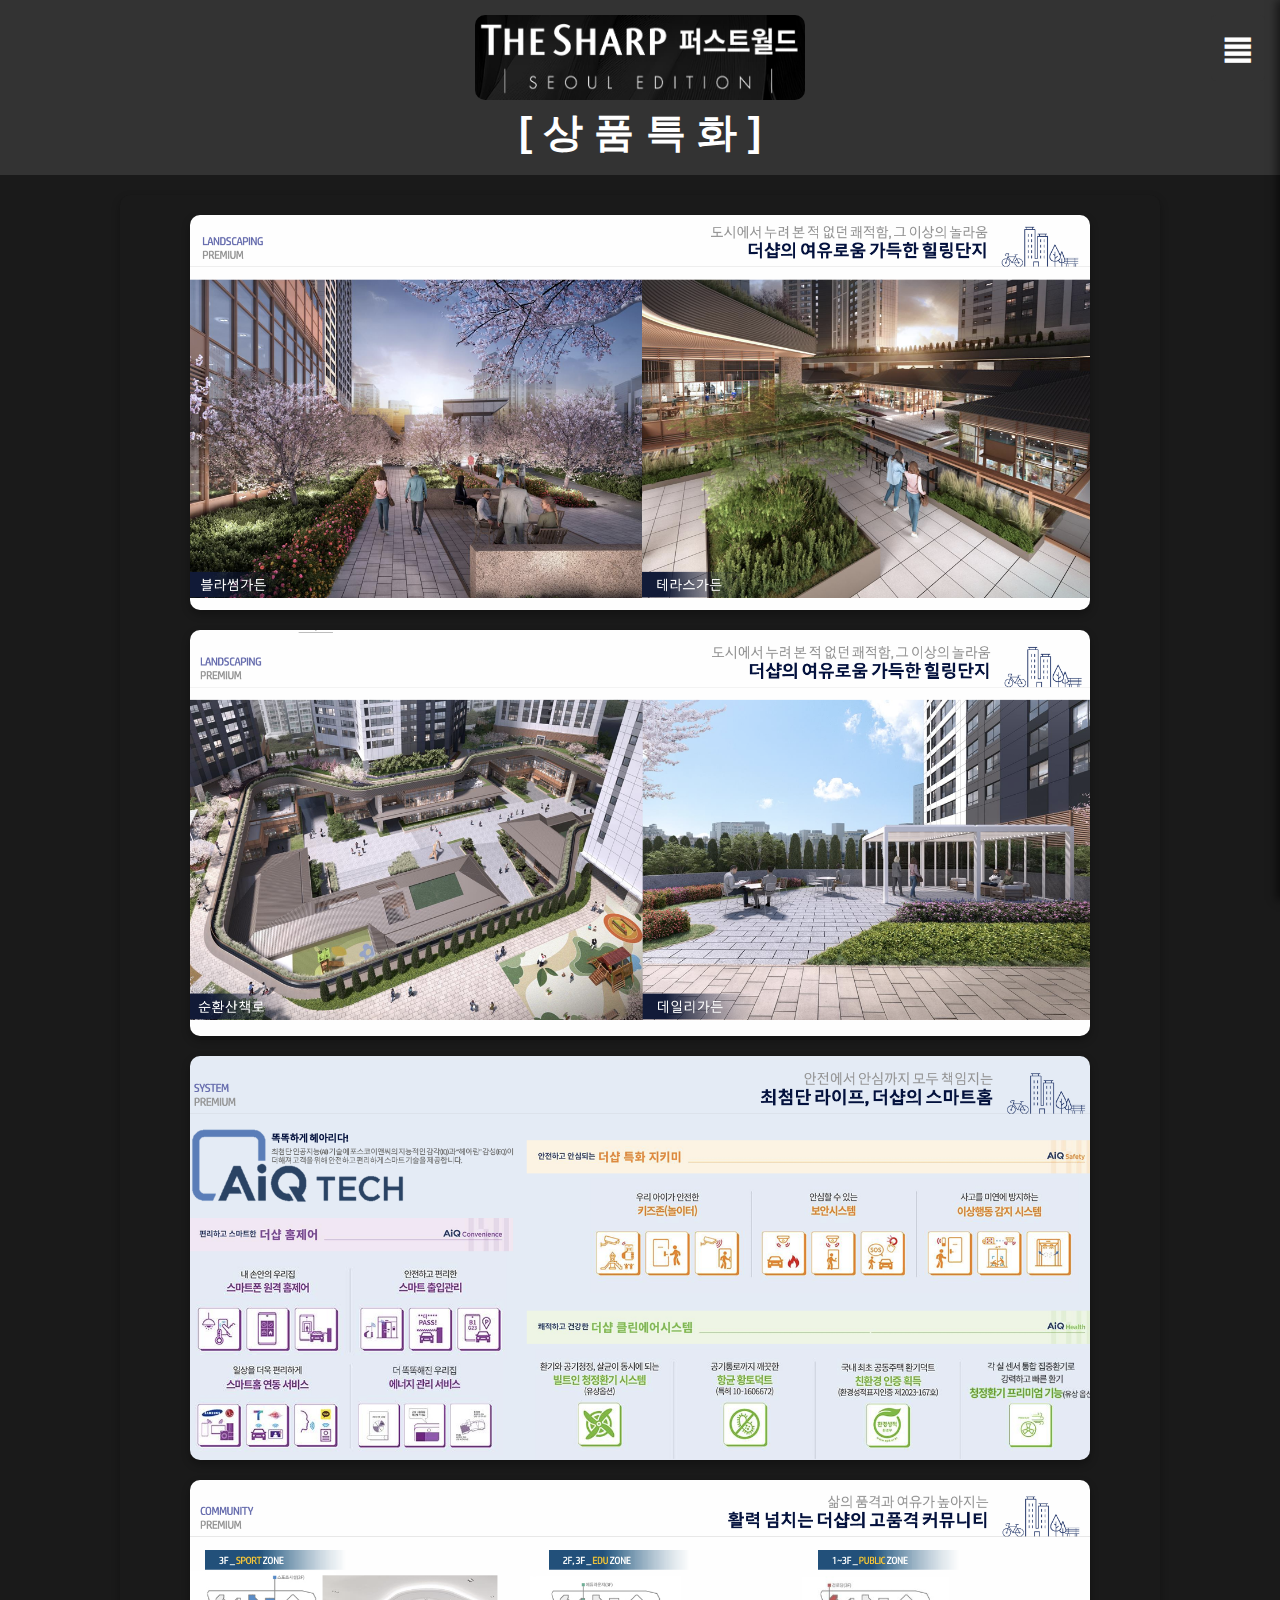
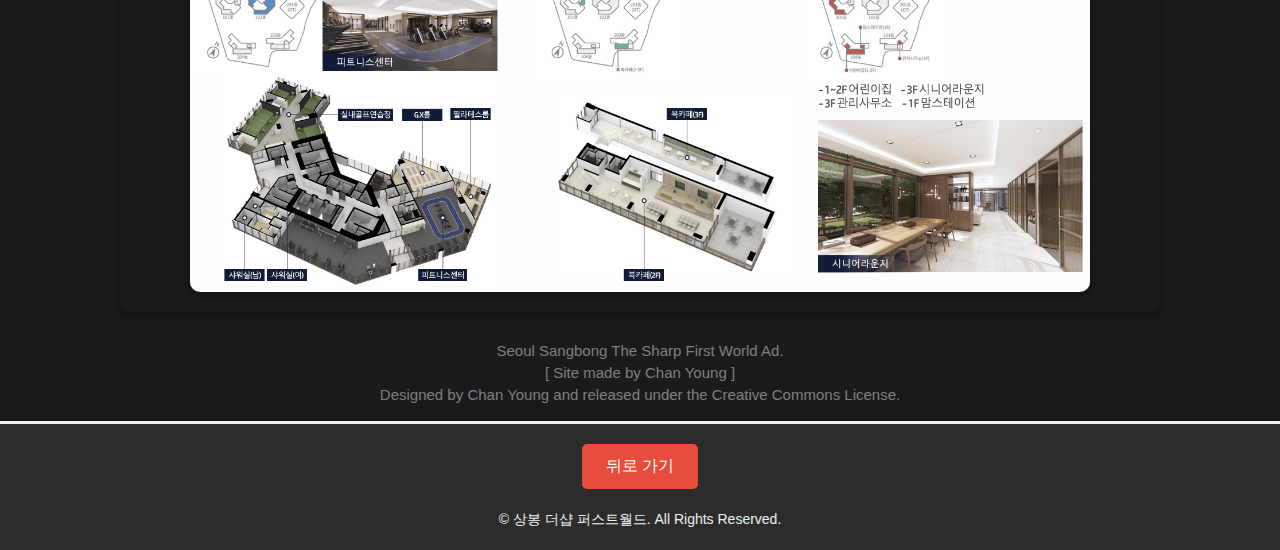
<file: menuSide5.html>
<!DOCTYPE html>
<html lang="ko">

<head>
    <meta charset="UTF-8">
    <meta name="viewport" content="width=device-width, initial-scale=1.0">

    <meta name="robots" content="index, follow, max-image-preview:large, max-snippet:-1, max-video-preview:-1">
    <meta name="naver-site-verification" content="af1e0601a0ef22b8d686b107fc276d253bfd6fec" />
    <meta name="description" content="상봉 더샵 퍼스트월드">
    <meta property="og:type" content="website">
    <meta property="og:title" content="상봉 더샵 퍼스트월드">
    <meta property="og:description" content="상봉 더샵 퍼스트월드">
	<meta property="og:image" content="https://sangbongthesharpfirstworld.netlify.app/main_img_main.png">
	<meta property="og:url" content="https://sangbongthesharpfirstworld.netlify.app/">


    <link href="https://cdnjs.cloudflare.com/ajax/libs/font-awesome/5.15.4/css/all.min.css" rel="stylesheet">
    <title>상봉 더샵 퍼스트월드-상품특화</title>

    <style>
        /* 기본 스타일 설정 */
        body {
            font-family: Arial, sans-serif;
            margin: 0;
            padding: 0;
            background-color: #1a1a1a;
            /* 어두운 배경 */
            color: #ccc;
            /* 부드러운 회색 텍스트 */
            display: flex;
            flex-direction: column;
            min-height: calc(100vh - 80px - 60px);
        }

        /* 헤더 스타일 */
        .header {
            display: flex;
            justify-content: center;
            align-items: center;
            flex-direction: column;
            text-align: center;
            padding: 15px;
            background-color: #333;
            /* 어두운 회색 배경 */
            color: #fff;
            /* 흰색 텍스트 */
            position: relative;
            height: auto;
            gap: 1px;
        }

        .header h1 {
            margin: 0;
            font-size: 2.5rem;
            color: white;
            /* 고급스러운 빨간색 */
        }

        .header p {
            font-size: 1.1rem;
            margin-top: 10px;
        }

        /* 로고이미지 크기 */
        #logoImage {
            width: 330px;
            height: 85px;
            border-radius: 10px;
            /* border: 4px solid #e74c3c; */
            /* 빨간색 테두리 */
        }

        @media (max-width: 768px) {
            #logoImage {
                width: 250px;
                height: 65px;
            }
        }

        @media (max-width: 480px) {
            #logoImage {
                width: 200px;
                height: 55px;
            }
        }

        /* 사이드메뉴 버튼영역 */
        #sideMenuArea {
            display: flex;
            cursor: pointer;
            justify-content: center;
            align-items: center;
            text-align: center;
        }

        #sideMenuIcon {
            position: fixed;
            top: 15px;
            right: 15px;
            font-size: 40px;
            font-weight: bold;
            color: #fff;
            /* 흰색 아이콘 */
            background-color: #333;
            /* 어두운 배경 */
            padding: 10px;
            border-radius: 5px;
            cursor: pointer;
            z-index: 1001;
        }

        @media (max-width: 768px) {
            #sideMenuIcon {
                font-size: 30px;
                padding: 8px;
            }
        }

        @media (max-width: 480px) {
            #sideMenuIcon {
                font-size: 25px;
                padding: 6px;
            }
        }

        /* 오른쪽 사이드 메뉴 스타일 */
        .side-menu {
            position: fixed;
            top: 0;
            right: -250px;
            width: 250px;
            height: 100%;
            background: linear-gradient(135deg, #333, #444);
            /* 어두운 그라데이션 배경 */
            color: #fff;
            transition: right 0.3s ease-in-out;
            z-index: 10000;
            box-shadow: -4px 0 8px rgba(0, 0, 0, 0.5);
        }

        /* 사이드 메뉴가 열렸을 때 */
        .side-menu.open {
            right: 0;
        }

        .side-menu-content {
            padding: 20px;
        }

        .side-menu-content ul {
            list-style: none;
            padding: 0;
            margin-top: 60px;
        }

        .side-menu-content ul li {
            margin: 15px 0;
            font-size: 20px;
            transition: background-color 0.2s, transform 0.2s;
            padding: 10px;
            border-radius: 5px;
            font-weight: bold;
            cursor: pointer;
        }

        .side-menu-content ul li:hover {
            background-color: rgba(255, 255, 255, 0.1);
            /* 밝은 회색 호버 효과 */
            transform: translateX(-5px);
        }

        .side-menu-content ul li a {
            color: #ccc;
            /* 텍스트 색상 회색 */
            text-decoration: none;
            display: block;
        }

        /* 오버레이 스타일 */
        .overlay {
            position: fixed;
            top: 0;
            left: 0;
            width: 100%;
            height: 100%;
            background: rgba(0, 0, 0, 0.7);
            /* 어두운 오버레이 */
            visibility: hidden;
            transition: visibility 0.3s ease-in-out;
            z-index: 5000;
        }

        /* 갤러리 스타일 */
        .gallery {
            display: flex;
            flex-direction: column;
            align-items: center;
            gap: 20px;
            padding: 20px;
            background-color: #1a1a1a;
            /* 어두운 배경 */
            margin: 20px auto;
            max-width: 1200px;
            border-radius: 10px;
            box-shadow: 0 4px 8px rgba(0, 0, 0, 0.3);
            flex-grow: 1;
        }

        .gallery img {
            width: 90%;
            max-width: 1000px;
            height: auto;
            border-radius: 10px;
            box-shadow: 0 4px 8px rgba(0, 0, 0, 0.3);
            transition: transform 0.3s ease, box-shadow 0.3s ease;
        }

        /* 푸터 스타일 */
        .footer {
            display: flex;
            justify-content: center;
            align-items: center;
            text-align: center;
            flex-direction: column;
            padding: 3px;
            margin-top: 7.5px;
            color: gray;
            font-size: 15px;
            gap: 5px;
            margin-bottom: 40px;
        }

        .footer p {
            margin: 10px 0;
        }

        /* Footer 전체 영역 스타일 */
        .footers {
            background: #2c2c2c;
            /* 어두운 배경 */
            padding: 20px;
            text-align: center;
            color: #ECF0F1;
            /* 밝은 글자 색 */
            border-top: 3px solid #ECF0F1;
            box-shadow: 0 -2px 5px rgba(0, 0, 0, 0.1);
            margin-top: -25px;
        }

        /* 뒤로가기 버튼 스타일 */
        .footers .back-button {
            background-color: #e74c3c;
            /* 고급스러운 빨간색 */
            color: #fff;
            border: none;
            padding: 12px 24px;
            border-radius: 5px;
            font-size: 16px;
            cursor: pointer;
            margin-bottom: 20px;
            transition: background-color 0.3s ease;
        }

        .footers .back-button:hover {
            background-color: #c0392b;
            /* 어두운 빨간색 */
        }

        /* 하단 텍스트 스타일 */
        .footers p {
            margin: 0;
            font-size: 14px;
            line-height: 1.5;
        }

        /* 반응형 디자인 */
        @media (max-width: 768px) {
            .footers {
                padding: 15px;
            }

            .footers .back-button {
                padding: 10px 20px;
                font-size: 14px;
            }

            .footers p {
                font-size: 12px;
            }
        }

        @media (min-width: 769px) and (max-width: 1024px) {
            .footers {
                padding: 18px;
            }

            .footers .back-button {
                padding: 11px 22px;
                font-size: 15px;
            }

            .footers p {
                font-size: 13px;
            }
        }
    </style>
</head>

<body>
    <!-- 상단 로고 영역 -->
    <div class="top_logo">
        <div id="sideMenuArea">
            <div id="sideMenuIcon">≣</div>
        </div>
    </div>

    <!-- 사이드메뉴 -->
    <div id="sideMenu" class="side-menu">
        <div class="side-menu-content">
            <ul>
                <li><a href="./index.html">홈</a></li>
				<li><a href="./menuSide1.html">사업개요</a></li>
				<li><a href="./menuSide2.html">입지환경</a></li>
				<li><a href="./menuSide3.html">배치도</a></li>
				<li><a href="./menuSide4.html">타입안내</a></li>
				<li><a href="./menuSide5.html">상품특화</a></li>
				<li><a href="./menuSide6.html">개발환경</a></li>
            </ul>
        </div>
    </div>

    <!-- 배경 클릭 시 메뉴 닫기 (중복된 overlay 제거) -->
    <div id="overlay" class="overlay"></div>

    <!-- 헤더 -->
    <div class="header">
        <div>
            <img src="./images/top_logo.png" alt="로고" id="logoImage">
        </div>
        <h1>[ 상 품 특 화 ]</h1>
    </div>

    <!-- 갤러리 -->
    <div class="gallery">
        <img src="./images/main_menu500.png" alt="상품특화 추가 이미지 1">
        <img src="./images/main_menu501.png" alt="상품특화 추가 이미지 2">
        <img src="./images/main_menu502.png" alt="상품특화 추가 이미지 3">
        <img src="./images/main_menu503.png" alt="상품특화 추가 이미지 4">
        <!-- <img src="./images/main_menu504.png" alt="상품특화 추가 이미지 5"> -->
        <!-- <img src="./images/main_menu505.png" alt="상품특화 추가 이미지 6"> -->
        <!-- <img src="./images/main_menu506.png" alt="상품특화 추가 이미지 7"> -->
        <!-- <img src="./images/main_menu507.png" alt="상품특화 추가 이미지 8"> -->
    </div>

    <!-- 하단 푸터 -->
    <div class="footer">
		<div>Seoul Sangbong The Sharp First World Ad.</div>
		<div>[ Site made by Chan Young ]</div>
		<div>Designed by Chan Young and released under the Creative Commons License.</div>
    </div>

    <!-- 뒤로가기 버튼 -->
    <div class="footers">
        <button class="back-button" onclick="window.history.back();">뒤로 가기</button>
        <p>&copy; 상봉 더샵 퍼스트월드. All Rights Reserved.</p>
    </div>
    
    <script>
        // 사이드메뉴 열기/닫기 기능
        const sideMenuIcon = document.getElementById('sideMenuIcon');
        const sideMenu = document.getElementById('sideMenu');
        const overlay = document.getElementById('overlay');

        // 메뉴 아이콘 클릭 시 토글
        sideMenuIcon.addEventListener('click', (event) => {
            event.stopPropagation();
            sideMenu.classList.toggle('open');
            overlay.style.visibility = sideMenu.classList.contains('open') ? 'visible' : 'hidden';
        });

        // 사이드메뉴 내부 클릭 시 이벤트 전파 차단
        sideMenu.addEventListener('click', (event) => {
            event.stopPropagation();
        });

        // 문서 전체 클릭 시 메뉴 닫기
        document.addEventListener('click', () => {
            if (sideMenu.classList.contains('open')) {
                sideMenu.classList.remove('open');
                overlay.style.visibility = 'hidden';
            }
        });

        // 오버레이 클릭 시에도 메뉴 닫기
        overlay.addEventListener('click', () => {
            sideMenu.classList.remove('open');
            overlay.style.visibility = 'hidden';
        });

        // 상단 메인 로고 클릭시 홈으로 이동
        // DOMContentLoaded 이벤트로 DOM 요소가 모두 로드된 후 실행되도록 합니다.
        document.addEventListener('DOMContentLoaded', function () {
            // id가 "logoImage"인 이미지 요소를 선택합니다.
            const logoImage = document.getElementById('logoImage');

            // 이미지에 마우스 커서를 pointer로 변경하여 클릭 가능한 UI임을 표시합니다.
            logoImage.style.cursor = 'pointer';

            // 이미지에 클릭 이벤트 리스너를 추가합니다.
            logoImage.addEventListener('click', function () {
                // 원하는 링크로 이동합니다. 아래 URL을 원하는 링크로 변경하세요.
                window.location.href = './index.html';
            });
        });
    </script>
</body>

</html>
</file>
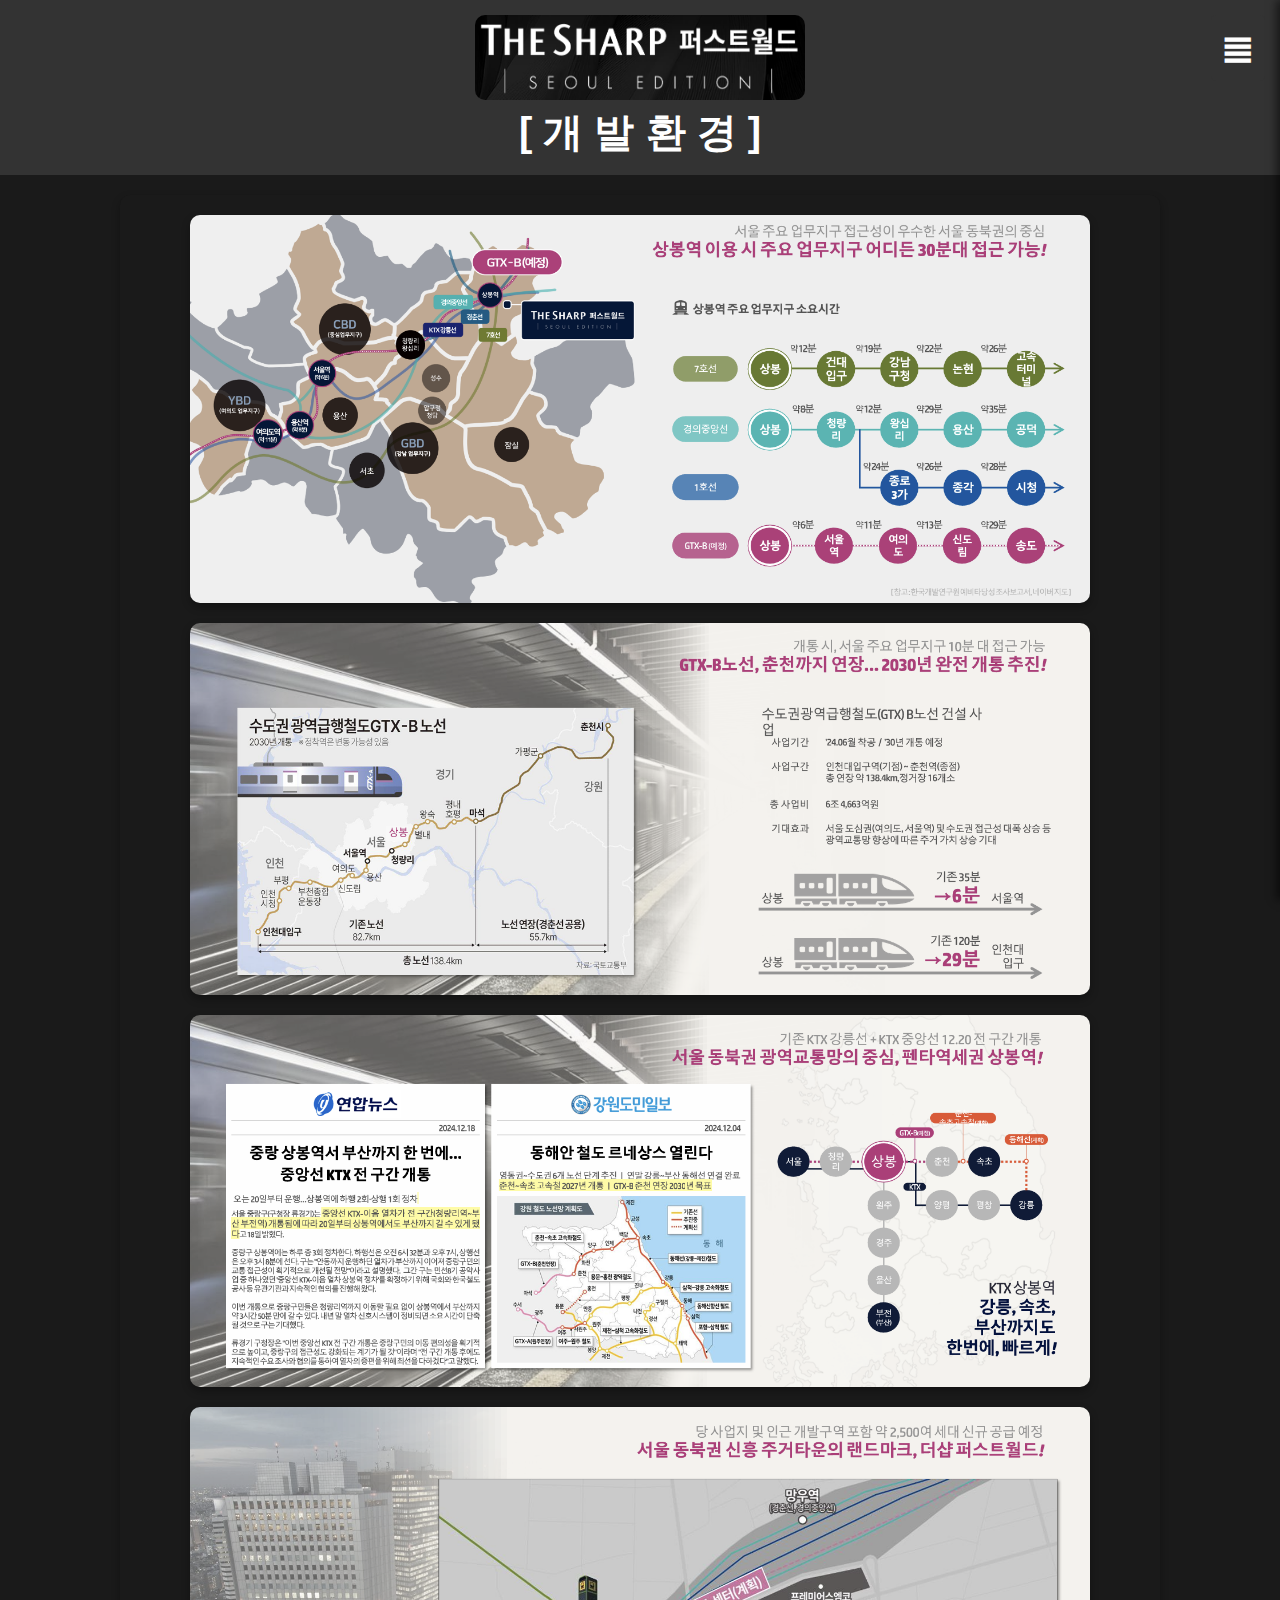
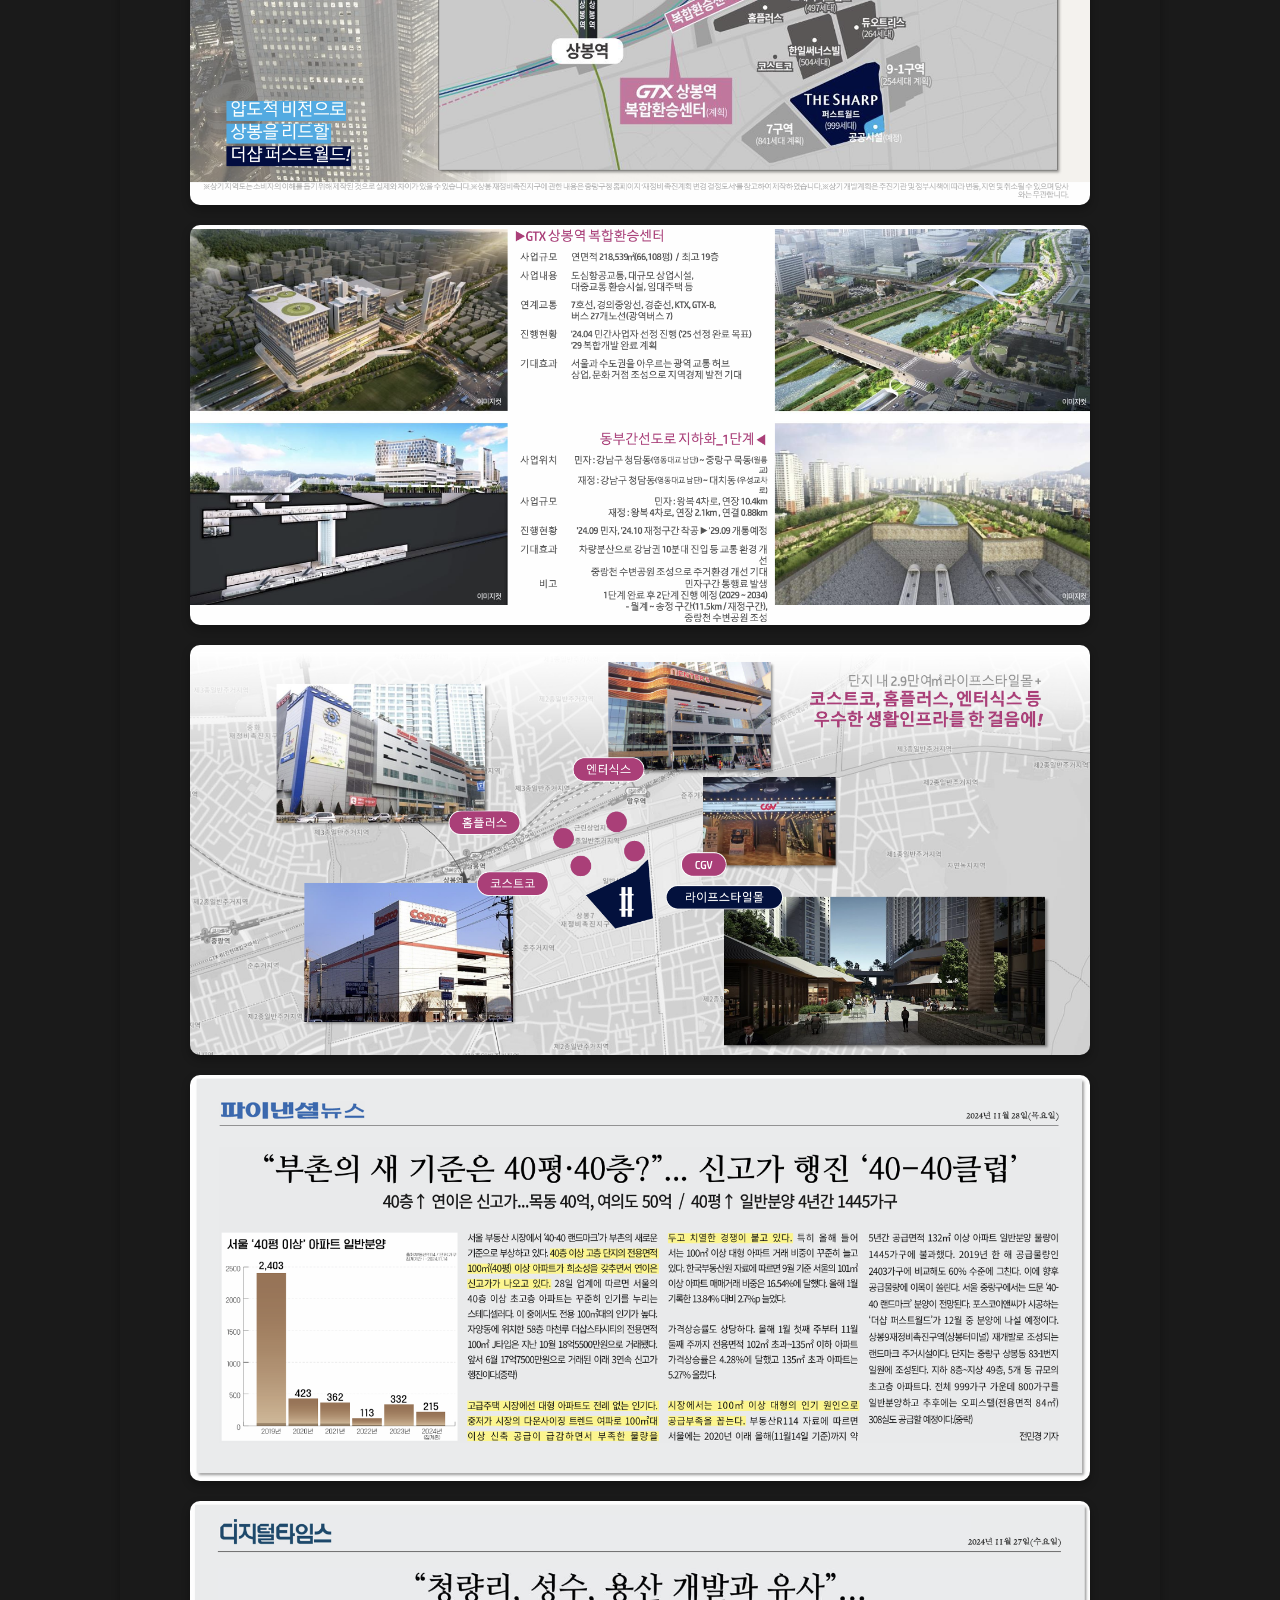
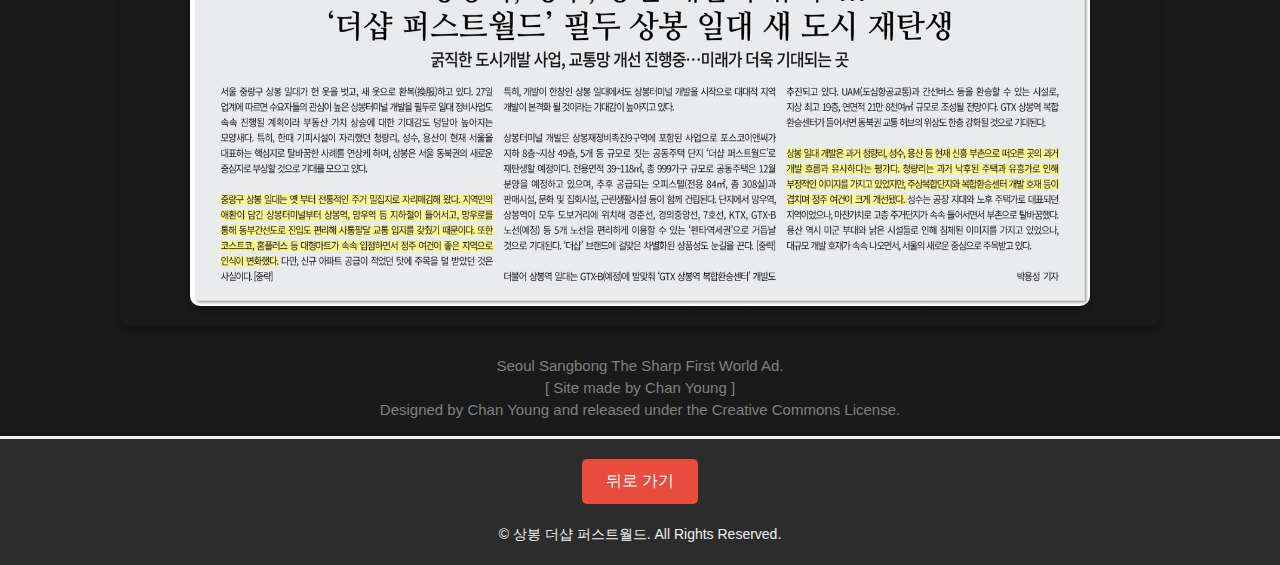
<file: menuSide6.html>
<!DOCTYPE html>
<html lang="ko">

<head>
    <meta charset="UTF-8">
    <meta name="viewport" content="width=device-width, initial-scale=1.0">

    <meta name="robots" content="index, follow, max-image-preview:large, max-snippet:-1, max-video-preview:-1">
    <meta name="naver-site-verification" content="af1e0601a0ef22b8d686b107fc276d253bfd6fec" />
    <meta name="description" content="상봉 더샵 퍼스트월드">
    <meta property="og:type" content="website">
    <meta property="og:title" content="상봉 더샵 퍼스트월드">
    <meta property="og:description" content="상봉 더샵 퍼스트월드">
	<meta property="og:image" content="https://sangbongthesharpfirstworld.netlify.app/main_img_main.png">
	<meta property="og:url" content="https://sangbongthesharpfirstworld.netlify.app/">


    <link href="https://cdnjs.cloudflare.com/ajax/libs/font-awesome/5.15.4/css/all.min.css" rel="stylesheet">
    <title>상봉 더샵 퍼스트월드-개발환경</title>

    <style>
        /* 기본 스타일 설정 */
        body {
            font-family: Arial, sans-serif;
            margin: 0;
            padding: 0;
            background-color: #1a1a1a;
            /* 어두운 배경 */
            color: #ccc;
            /* 부드러운 회색 텍스트 */
            display: flex;
            flex-direction: column;
            min-height: calc(100vh - 80px - 60px);
        }

        /* 헤더 스타일 */
        .header {
            display: flex;
            justify-content: center;
            align-items: center;
            flex-direction: column;
            text-align: center;
            padding: 15px;
            background-color: #333;
            /* 어두운 회색 배경 */
            color: #fff;
            /* 흰색 텍스트 */
            position: relative;
            height: auto;
            gap: 1px;
        }

        .header h1 {
            margin: 0;
            font-size: 2.5rem;
            color: white;
            /* 고급스러운 빨간색 */
        }

        .header p {
            font-size: 1.1rem;
            margin-top: 10px;
        }

        /* 로고이미지 크기 */
        #logoImage {
            width: 330px;
            height: 85px;
            border-radius: 10px;
            /* border: 4px solid #e74c3c; */
            /* 빨간색 테두리 */
        }

        @media (max-width: 768px) {
            #logoImage {
                width: 250px;
                height: 65px;
            }
        }

        @media (max-width: 480px) {
            #logoImage {
                width: 200px;
                height: 55px;
            }
        }

        /* 사이드메뉴 버튼영역 */
        #sideMenuArea {
            display: flex;
            cursor: pointer;
            justify-content: center;
            align-items: center;
            text-align: center;
        }

        #sideMenuIcon {
            position: fixed;
            top: 15px;
            right: 15px;
            font-size: 40px;
            font-weight: bold;
            color: #fff;
            /* 흰색 아이콘 */
            background-color: #333;
            /* 어두운 배경 */
            padding: 10px;
            border-radius: 5px;
            cursor: pointer;
            z-index: 1001;
        }

        @media (max-width: 768px) {
            #sideMenuIcon {
                font-size: 30px;
                padding: 8px;
            }
        }

        @media (max-width: 480px) {
            #sideMenuIcon {
                font-size: 25px;
                padding: 6px;
            }
        }

        /* 오른쪽 사이드 메뉴 스타일 */
        .side-menu {
            position: fixed;
            top: 0;
            right: -250px;
            width: 250px;
            height: 100%;
            background: linear-gradient(135deg, #333, #444);
            /* 어두운 그라데이션 배경 */
            color: #fff;
            transition: right 0.3s ease-in-out;
            z-index: 10000;
            box-shadow: -4px 0 8px rgba(0, 0, 0, 0.5);
        }

        /* 사이드 메뉴가 열렸을 때 */
        .side-menu.open {
            right: 0;
        }

        .side-menu-content {
            padding: 20px;
        }

        .side-menu-content ul {
            list-style: none;
            padding: 0;
            margin-top: 60px;
        }

        .side-menu-content ul li {
            margin: 15px 0;
            font-size: 20px;
            transition: background-color 0.2s, transform 0.2s;
            padding: 10px;
            border-radius: 5px;
            font-weight: bold;
            cursor: pointer;
        }

        .side-menu-content ul li:hover {
            background-color: rgba(255, 255, 255, 0.1);
            /* 밝은 회색 호버 효과 */
            transform: translateX(-5px);
        }

        .side-menu-content ul li a {
            color: #ccc;
            /* 텍스트 색상 회색 */
            text-decoration: none;
            display: block;
        }

        /* 오버레이 스타일 */
        .overlay {
            position: fixed;
            top: 0;
            left: 0;
            width: 100%;
            height: 100%;
            background: rgba(0, 0, 0, 0.7);
            /* 어두운 오버레이 */
            visibility: hidden;
            transition: visibility 0.3s ease-in-out;
            z-index: 5000;
        }

        /* 갤러리 스타일 */
        .gallery {
            display: flex;
            flex-direction: column;
            align-items: center;
            gap: 20px;
            padding: 20px;
            background-color: #1a1a1a;
            /* 어두운 배경 */
            margin: 20px auto;
            max-width: 1200px;
            border-radius: 10px;
            box-shadow: 0 4px 8px rgba(0, 0, 0, 0.3);
            flex-grow: 1;
        }

        .gallery img {
            width: 90%;
            max-width: 1000px;
            height: auto;
            border-radius: 10px;
            box-shadow: 0 4px 8px rgba(0, 0, 0, 0.3);
            transition: transform 0.3s ease, box-shadow 0.3s ease;
        }

        /* 푸터 스타일 */
        .footer {
            display: flex;
            justify-content: center;
            align-items: center;
            text-align: center;
            flex-direction: column;
            padding: 3px;
            margin-top: 7.5px;
            color: gray;
            font-size: 15px;
            gap: 5px;
            margin-bottom: 40px;
        }

        .footer p {
            margin: 10px 0;
        }

        /* Footer 전체 영역 스타일 */
        .footers {
            background: #2c2c2c;
            /* 어두운 배경 */
            padding: 20px;
            text-align: center;
            color: #ECF0F1;
            /* 밝은 글자 색 */
            border-top: 3px solid #ECF0F1;
            box-shadow: 0 -2px 5px rgba(0, 0, 0, 0.1);
            margin-top: -25px;
        }

        /* 뒤로가기 버튼 스타일 */
        .footers .back-button {
            background-color: #e74c3c;
            /* 고급스러운 빨간색 */
            color: #fff;
            border: none;
            padding: 12px 24px;
            border-radius: 5px;
            font-size: 16px;
            cursor: pointer;
            margin-bottom: 20px;
            transition: background-color 0.3s ease;
        }

        .footers .back-button:hover {
            background-color: #c0392b;
            /* 어두운 빨간색 */
        }

        /* 하단 텍스트 스타일 */
        .footers p {
            margin: 0;
            font-size: 14px;
            line-height: 1.5;
        }

        /* 반응형 디자인 */
        @media (max-width: 768px) {
            .footers {
                padding: 15px;
            }

            .footers .back-button {
                padding: 10px 20px;
                font-size: 14px;
            }

            .footers p {
                font-size: 12px;
            }
        }

        @media (min-width: 769px) and (max-width: 1024px) {
            .footers {
                padding: 18px;
            }

            .footers .back-button {
                padding: 11px 22px;
                font-size: 15px;
            }

            .footers p {
                font-size: 13px;
            }
        }
    </style>
</head>

<body>
    <!-- 상단 로고 영역 -->
    <div class="top_logo">
        <div id="sideMenuArea">
            <div id="sideMenuIcon">≣</div>
        </div>
    </div>

    <!-- 사이드메뉴 -->
    <div id="sideMenu" class="side-menu">
        <div class="side-menu-content">
            <ul>
                <li><a href="./index.html">홈</a></li>
				<li><a href="./menuSide1.html">사업개요</a></li>
				<li><a href="./menuSide2.html">입지환경</a></li>
				<li><a href="./menuSide3.html">배치도</a></li>
				<li><a href="./menuSide4.html">타입안내</a></li>
				<li><a href="./menuSide5.html">상품특화</a></li>
				<li><a href="./menuSide6.html">개발환경</a></li>
            </ul>
        </div>
    </div>

    <!-- 배경 클릭 시 메뉴 닫기 (중복된 overlay 제거) -->
    <div id="overlay" class="overlay"></div>

    <!-- 헤더 -->
    <div class="header">
        <div>
            <img src="./images/top_logo.png" alt="로고" id="logoImage">
        </div>
        <h1>[ 개 발 환 경 ]</h1>
    </div>

    <!-- 갤러리 -->
    <div class="gallery">
        <img src="./images/main_menu600.png" alt="개발환경 추가 이미지 1">
        <img src="./images/main_menu601.png" alt="개발환경 추가 이미지 2">
        <img src="./images/main_menu602.png" alt="개발환경 추가 이미지 3">
        <img src="./images/main_menu603.png" alt="개발환경 추가 이미지 4">
        <img src="./images/main_menu604.png" alt="개발환경 추가 이미지 5">
        <img src="./images/main_menu605.png" alt="개발환경 추가 이미지 6">
        <img src="./images/main_menu606.png" alt="개발환경 추가 이미지 7">
        <img src="./images/main_menu607.png" alt="개발환경 추가 이미지 8">
    </div>

    <!-- 하단 푸터 -->
    <div class="footer">
		<div>Seoul Sangbong The Sharp First World Ad.</div>
		<div>[ Site made by Chan Young ]</div>
		<div>Designed by Chan Young and released under the Creative Commons License.</div>
    </div>

    <!-- 뒤로가기 버튼 -->
    <div class="footers">
        <button class="back-button" onclick="window.history.back();">뒤로 가기</button>
        <p>&copy; 상봉 더샵 퍼스트월드. All Rights Reserved.</p>
    </div>

    <script>
        // 사이드메뉴 열기/닫기 기능
        const sideMenuIcon = document.getElementById('sideMenuIcon');
        const sideMenu = document.getElementById('sideMenu');
        const overlay = document.getElementById('overlay');

        // 메뉴 아이콘 클릭 시 토글
        sideMenuIcon.addEventListener('click', (event) => {
            event.stopPropagation();
            sideMenu.classList.toggle('open');
            overlay.style.visibility = sideMenu.classList.contains('open') ? 'visible' : 'hidden';
        });

        // 사이드메뉴 내부 클릭 시 이벤트 전파 차단
        sideMenu.addEventListener('click', (event) => {
            event.stopPropagation();
        });

        // 문서 전체 클릭 시 메뉴 닫기
        document.addEventListener('click', () => {
            if (sideMenu.classList.contains('open')) {
                sideMenu.classList.remove('open');
                overlay.style.visibility = 'hidden';
            }
        });

        // 오버레이 클릭 시에도 메뉴 닫기
        overlay.addEventListener('click', () => {
            sideMenu.classList.remove('open');
            overlay.style.visibility = 'hidden';
        });

        // 상단 메인 로고 클릭시 홈으로 이동
        // DOMContentLoaded 이벤트로 DOM 요소가 모두 로드된 후 실행되도록 합니다.
        document.addEventListener('DOMContentLoaded', function () {
            // id가 "logoImage"인 이미지 요소를 선택합니다.
            const logoImage = document.getElementById('logoImage');

            // 이미지에 마우스 커서를 pointer로 변경하여 클릭 가능한 UI임을 표시합니다.
            logoImage.style.cursor = 'pointer';

            // 이미지에 클릭 이벤트 리스너를 추가합니다.
            logoImage.addEventListener('click', function () {
                // 원하는 링크로 이동합니다. 아래 URL을 원하는 링크로 변경하세요.
                window.location.href = './index.html';
            });
        });
    </script>
</body>

</html>
</file>
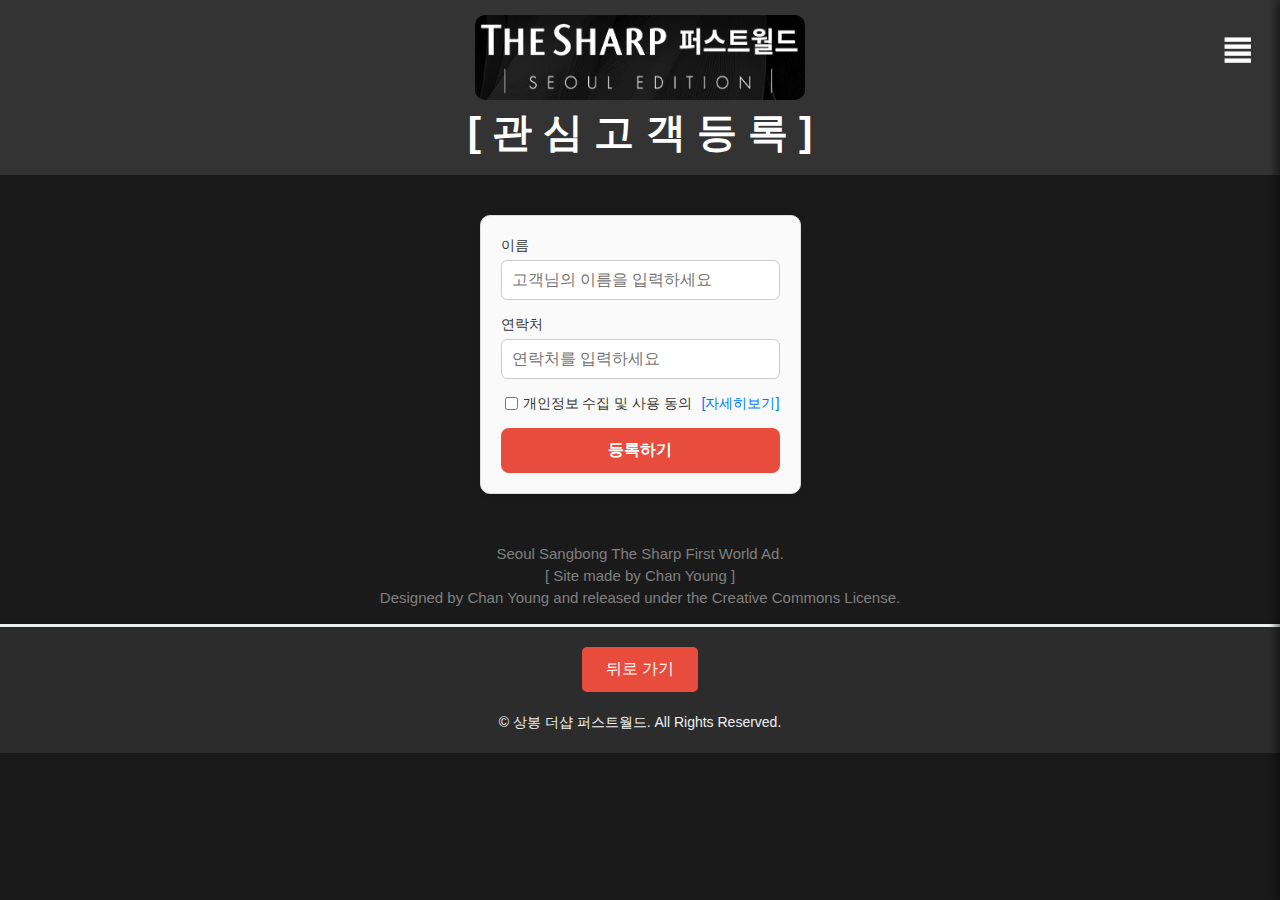
<file: menuSide7.html>
<!DOCTYPE html>
<html lang="ko">

<head>
    <meta charset="UTF-8">
    <meta name="viewport" content="width=device-width, initial-scale=1.0">

    <meta name="robots" content="index, follow, max-image-preview:large, max-snippet:-1, max-video-preview:-1">
    <meta name="naver-site-verification" content="af1e0601a0ef22b8d686b107fc276d253bfd6fec" />
    <meta name="description" content="상봉 더샵 퍼스트월드">
    <meta property="og:type" content="website">
    <meta property="og:title" content="상봉 더샵 퍼스트월드">
    <meta property="og:description" content="덕상봉 더샵 퍼스트월드">
	<meta property="og:image" content="https://sangbongthesharpfirstworld.netlify.app/main_img_main.png">
	<meta property="og:url" content="https://sangbongthesharpfirstworld.netlify.app/">


    <link href="https://cdnjs.cloudflare.com/ajax/libs/font-awesome/5.15.4/css/all.min.css" rel="stylesheet">
    <title>상봉 더샵 퍼스트월드-개발환경</title>

    <style>
        /* 기본 스타일 설정 */
        body {
            font-family: Arial, sans-serif;
            margin: 0;
            padding: 0;
            background-color: #1a1a1a;
            /* 어두운 배경 */
            color: #ccc;
            /* 부드러운 회색 텍스트 */
            display: flex;
            flex-direction: column;
            min-height: calc(100vh - 80px - 60px);
        }

        /* 헤더 스타일 */
        .header {
            display: flex;
            justify-content: center;
            align-items: center;
            flex-direction: column;
            text-align: center;
            padding: 15px;
            background-color: #333;
            /* 어두운 회색 배경 */
            color: #fff;
            /* 흰색 텍스트 */
            position: relative;
            height: auto;
            gap: 1px;
        }

        .header h1 {
            margin: 0;
            font-size: 2.5rem;
            color: #fff;
        }

        .header p {
            font-size: 1.1rem;
            margin-top: 10px;
        }

        .top_logo {
            display: flex;
            justify-content: center;
            align-items: center;
            margin: 0 auto;
            background: #eeffe0;
        }

        /* 로고이미지 크기 */
        #logoImage {
            width: 330px;
            height: 85px;
            border-radius: 10px;
            /* border: 4px solid #2d4a2d; */
        }

        @media (max-width: 768px) {
            #logoImage {
                width: 250px;
                height: 65px;
            }
        }

        @media (max-width: 480px) {
            #logoImage {
                width: 200px;
                height: 55px;
            }
        }

        /* 사이드메뉴 버튼영역 */
        #sideMenuArea {
            display: flex;
            cursor: pointer;
            justify-content: center;
            align-items: center;
            text-align: center;
        }

        #sideMenuIcon {
            position: fixed;
            top: 15px;
            right: 15px;
            font-size: 40px;
            font-weight: bold;
            color: white;
            background-color: 1a1a1a;
            padding: 10px;
            border-radius: 5px;
            cursor: pointer;
            z-index: 1001;
        }

        @media (max-width: 768px) {
            #sideMenuIcon {
                font-size: 30px;
                padding: 8px;
            }
        }

        @media (max-width: 480px) {
            #sideMenuIcon {
                font-size: 25px;
                padding: 6px;
            }
        }


        /* 오른쪽 사이드 메뉴 스타일 */
        .side-menu {
            position: fixed;
            top: 0;
            right: -250px;
            width: 250px;
            height: 100%;
            background: linear-gradient(135deg, #333, #444);
            /* 어두운 그라데이션 배경 */
            color: #fff;
            transition: right 0.3s ease-in-out;
            z-index: 10000;
            box-shadow: -4px 0 8px rgba(0, 0, 0, 0.5);
        }

        /* 사이드 메뉴가 열렸을 때 */
        .side-menu.open {
            right: 0;
        }

        .side-menu-content {
            padding: 20px;
        }

        .side-menu-content ul {
            list-style: none;
            padding: 0;
            margin-top: 60px;
        }

        .side-menu-content ul li {
            margin: 15px 0;
            font-size: 20px;
            transition: background-color 0.2s, transform 0.2s;
            padding: 10px;
            border-radius: 5px;
            font-weight: bold;
            cursor: pointer;
        }

        .side-menu-content ul li:hover {
            background-color: rgba(255, 255, 255, 0.1);
            /* 밝은 회색 호버 효과 */
            transform: translateX(-5px);
        }

        .side-menu-content ul li a {
            color: #ccc;
            /* 텍스트 색상 회색 */
            text-decoration: none;
            display: block;
        }

        /* 오버레이 스타일 */
        .overlay {
            position: fixed;
            top: 0;
            left: 0;
            width: 100%;
            height: 100%;
            background: rgba(0, 0, 0, 0.7);
            /* 어두운 오버레이 */
            visibility: hidden;
            transition: visibility 0.3s ease-in-out;
            z-index: 5000;
        }

        /* 갤러리 스타일 */
        .gallery {
            display: flex;
            flex-direction: column;
            align-items: center;
            gap: 20px;
            padding: 20px;
            background-color: #fff;
            margin: 20px auto;
            max-width: 1200px;
            border-radius: 10px;
            box-shadow: 0 4px 8px rgba(0, 0, 0, 0.1);
            flex-grow: 1;
        }

        .gallery img {
            width: 90%;
            max-width: 1000px;
            height: auto;
            border-radius: 10px;
            box-shadow: 0 4px 8px rgba(0, 0, 0, 0.1);
            transition: transform 0.3s ease, box-shadow 0.3s ease;
        }

        /* 푸터 스타일 */
        .footer {
            display: flex;
            justify-content: center;
            align-items: center;
            text-align: center;
            flex-direction: column;
            padding: 3px;
            margin-top: 7.5px;
            color: gray;
            font-size: 15px;
            gap: 5px;
            margin-bottom: 40px;
        }

        .footer p {
            margin: 10px 0;
        }

        /* 반응형 디자인 */
        @media (max-width: 768px) {
            .gallery {
                padding: 15px;
                margin: 15px;
            }

            .gallery img {
                width: 100%;
                max-width: none;
            }

            .header h1 {
                font-size: 1.8rem;
            }

            .header p {
                font-size: 1rem;
            }

            .back-button {
                width: 200px;
                padding: 12px 25px;
                font-size: 1.1rem;
                margin: 15px auto;
            }
        }

        @media (max-width: 480px) {
            .header h1 {
                font-size: 1.6rem;
                margin-top: 7.5px;
            }

            .header p {
                font-size: 0.9rem;
            }

            .footer p {
                font-size: 0.9rem;
            }

            .back-button {
                width: 100%;
                padding: 12px;
                font-size: 1.2rem;
                margin: 15px 0;
            }
        }

        /* 푸터 스타일 */
        .footer {
            display: flex;
            justify-content: center;
            align-items: center;
            text-align: center;
            flex-direction: column;
            padding: 3px;
            margin-top: 7.5px;
            color: gray;
            font-size: 15px;
            gap: 5px;
            margin-bottom: 40px;
        }

        .footer p {
            margin: 10px 0;
        }

        /* Footer 전체 영역 스타일 */
        .footers {
            background: #2c2c2c;
            /* 어두운 배경 */
            padding: 20px;
            text-align: center;
            color: #ECF0F1;
            /* 밝은 글자 색 */
            border-top: 3px solid #ECF0F1;
            box-shadow: 0 -2px 5px rgba(0, 0, 0, 0.1);
            margin-top: -25px;
        }

        /* 뒤로가기 버튼 스타일 */
        .footers .back-button {
            background-color: #e74c3c;
            /* 고급스러운 빨간색 */
            color: #fff;
            border: none;
            padding: 12px 24px;
            border-radius: 5px;
            font-size: 16px;
            cursor: pointer;
            margin-bottom: 20px;
            transition: background-color 0.3s ease;
        }

        .footers .back-button:hover {
            background-color: #c0392b;
            /* 어두운 빨간색 */
        }

        /* 하단 텍스트 스타일 */
        .footers p {
            margin: 0;
            font-size: 14px;
            line-height: 1.5;
        }

        /* 반응형 디자인 */
        @media (max-width: 768px) {
            .footers {
                padding: 15px;
            }

            .footers .back-button {
                padding: 10px 20px;
                font-size: 14px;
            }

            .footers p {
                font-size: 12px;
            }
        }

        @media (min-width: 769px) and (max-width: 1024px) {
            .footers {
                padding: 18px;
            }

            .footers .back-button {
                padding: 11px 22px;
                font-size: 15px;
            }

            .footers p {
                font-size: 13px;
            }
        }

        /* 기본 폼 스타일 */
        .form-group {
            margin-bottom: 15px;
            display: flex;
            flex-direction: column;
        }

        .form-group label {
            margin-bottom: 5px;
            font-size: 0.9rem;
            color: #333;
        }

        .form-group input {
            padding: 10px;
            font-size: 1rem;
            border: 1px solid #ccc;
            border-radius: 6px;
        }

        .consent {
            margin-bottom: 15px;
            display: flex;
            align-items: center;
            font-size: 0.9rem;
            color: #333;
        }

        .consent input[type="checkbox"] {
            margin-right: 5px;
        }

        .consent a {
            color: #007bff;
            text-decoration: none;
            margin-left: 5px;
        }

        .consent a:hover {
            text-decoration: underline;
        }

        /* 등록 버튼 스타일 */
        #submitButton {
            text-align: center;
            background-color: #e74c3c;
            color: #fff;
            padding: 12px;
            border-radius: 8px;
            cursor: pointer;
            font-weight: bold;
            font-size: 1rem;
            transition: background-color 0.3s ease;
        }

        #submitButton:hover {
            background-color: #218838;
        }

        /* 간단한 레이아웃 */
        .register-container {
            max-width: 500px;
            margin: 40px auto;
            padding: 20px;
            background-color: #fafafa;
            border: 1px solid #ddd;
            border-radius: 10px;
            box-shadow: 0 2px 10px rgba(0, 0, 0, 0.1);
        }
    </style>
</head>

<body>
    <!-- 상단 로고 영역 -->
    <div class="top_logo">
        <div id="sideMenuArea">
            <div id="sideMenuIcon">≣</div>
        </div>
    </div>

    <!-- 사이드메뉴 -->
    <div id="sideMenu" class="side-menu">
        <div class="side-menu-content">
            <ul>
                <li><a href="./index.html">홈</a></li>
                <li><a href="./menuSide1.html">사업개요</a></li>
                <li><a href="./menuSide2.html">입지환경</a></li>
                <li><a href="./menuSide3.html">배치도</a></li>
                <li><a href="./menuSide4.html">타입안내</a></li>
                <li><a href="./menuSide5.html">상품특화</a></li>
                <li><a href="./menuSide6.html">개발환경</a></li>
            </ul>
        </div>
    </div>

    <!-- 배경 클릭 시 메뉴 닫기 (중복된 overlay 제거) -->
    <div id="overlay" class="overlay"></div>

    <!-- 헤더 -->
    <div class="header">
        <div>
            <img src="./images/top_logo.png" alt="로고" id="logoImage">
        </div>
        <h1>[ 관 심 고 객 등 록 ]</h1>
    </div>

    <!-- 관심고객등록 -->
    <div class="register-container">
        <div class="form-group">
            <label for="name">이름</label>
            <input type="text" id="name" placeholder="고객님의 이름을 입력하세요">
        </div>
        <div class="form-group">
            <label for="phone">연락처</label>
            <input type="tel" id="phone" placeholder="연락처를 입력하세요">
        </div>
        <div class="consent">
            <input type="checkbox" id="agree">
            <label for="agree">
                개인정보 수집 및 사용 동의
                <a href="#" id="viewDetails">[자세히보기]</a>
            </label>
        </div>
        <div id="submitButton">등록하기</div>
    </div>

    <!-- 하단 푸터 -->
    <div class="footer">
		<div>Seoul Sangbong The Sharp First World Ad.</div>
		<div>[ Site made by Chan Young ]</div>
		<div>Designed by Chan Young and released under the Creative Commons License.</div>
    </div>

    <!-- 뒤로가기 버튼 -->
    <div class="footers">
        <button class="back-button" onclick="window.history.back();">뒤로 가기</button>
        <p>&copy; 상봉 더샵 퍼스트월드. All Rights Reserved.</p>
    </div>

    <script>
        // 사이드메뉴 열기/닫기 기능
        const sideMenuIcon = document.getElementById('sideMenuIcon');
        const sideMenu = document.getElementById('sideMenu');
        const overlay = document.getElementById('overlay');

        // 메뉴 아이콘 클릭 시 토글
        sideMenuIcon.addEventListener('click', (event) => {
            event.stopPropagation();
            sideMenu.classList.toggle('open');
            overlay.style.visibility = sideMenu.classList.contains('open') ? 'visible' : 'hidden';
        });

        // 사이드메뉴 내부 클릭 시 이벤트 전파 차단
        sideMenu.addEventListener('click', (event) => {
            event.stopPropagation();
        });

        // 문서 전체 클릭 시 메뉴 닫기
        document.addEventListener('click', () => {
            if (sideMenu.classList.contains('open')) {
                sideMenu.classList.remove('open');
                overlay.style.visibility = 'hidden';
            }
        });

        // 오버레이 클릭 시에도 메뉴 닫기
        overlay.addEventListener('click', () => {
            sideMenu.classList.remove('open');
            overlay.style.visibility = 'hidden';
        });

        // 상단 메인 로고 클릭시 홈으로 이동
        // DOMContentLoaded 이벤트로 DOM 요소가 모두 로드된 후 실행되도록 합니다.
        document.addEventListener('DOMContentLoaded', function () {
            // id가 "logoImage"인 이미지 요소를 선택합니다.
            const logoImage = document.getElementById('logoImage');

            // 이미지에 마우스 커서를 pointer로 변경하여 클릭 가능한 UI임을 표시합니다.
            logoImage.style.cursor = 'pointer';

            // 이미지에 클릭 이벤트 리스너를 추가합니다.
            logoImage.addEventListener('click', function () {
                // 원하는 링크로 이동합니다. 아래 URL을 원하는 링크로 변경하세요.
                window.location.href = './index.html';
            });
        });

        document.getElementById('submitButton').addEventListener('click', function () {
            // 동의 여부 확인
            if (!document.getElementById('agree').checked) {
                alert('개인정보 수집 및 사용에 동의하셔야 합니다.');
                return;
            }

            // 입력값 가져오기
            const name = document.getElementById('name').value.trim();
            const phone = document.getElementById('phone').value.trim();

            // 필수 입력값 확인
            if (!name || !phone) {
                alert('이름과 연락처를 모두 입력해주세요.');
                return;
            }

            // SMS 링크 생성 및 이동
            const smsLink = `sms:01052054651?body=덕계역 상담을%20신청합니다.(관심고객)%20[이름:%20${encodeURIComponent(name)}%20연락처:%20${encodeURIComponent(phone)}]`;
            window.location.href = smsLink;

        });

        // [자세히보기] 링크를 클릭하면 개인정보 수집 및 사용에 대한 상세 정보를 보여줄 수 있음
        document.getElementById('viewDetails').addEventListener('click', function (e) {
            e.preventDefault();
            alert('※개인정보 수집 및 사용※\n고객님의 개인정보는 상담 신청을 위해 사용되며,\n다른 용도로는 사용되지 않습니다.');
        });

        // 메뉴 열기
        document.getElementById("menuButton").addEventListener("click", function () {
            document.getElementById("sideMenu").style.left = "0";
            document.getElementById("overlay").style.display = "block";
        });

        // 메뉴 닫기
        document.getElementById("closeMenu").addEventListener("click", function () {
            document.getElementById("sideMenu").style.left = "-250px";
            document.getElementById("overlay").style.display = "none";
        });

        // 오버레이 클릭 시 메뉴 닫기
        document.getElementById("overlay").addEventListener("click", function () {
            document.getElementById("sideMenu").style.left = "-250px";
            document.getElementById("overlay").style.display = "none";
        });
    </script>
</body>

</html>
</file>
<file: assets/css/main.css>
/* 기본(기준) CSS */
body{
	margin: 0 auto;
	width: auto;
	color: black;
	padding: 10px;

	box-sizing: border-box;
	border: 1px solid black;

	/* 배경! */
	/* background: linear-gradient(to bottom, #fcfdfb, #f3f8f3, #e6f0e6); */
	/* background: linear-gradient(to bottom, #dcdcdc, #e8e8e8, #f5f5f5, #ffffff); */
    background: linear-gradient(to bottom, #030303, #0a0a0a, #111111, #191919, #212121);

	/* 폰트! */
	font-family: 'Pretendard', sans-serif;
}

/* 상단 로고 영역 */
.top_logo{
	display: flex;
	justify-content: center;
	align-items: center;
	margin: 0 auto;
	padding: 2.5px;
	width: auto;
	height: 100px;
}

/* 로고이미지크기 */
#logoImage{
	width: 330px;
	height: 85px;
	border-radius: 15px;
	/* border: 4px solid #2d4a2d; */
	object-fit: contain; /* 이미지 크기에 맞게 자동 조정 */
}

/* 사이드메뉴버튼영역 */
#sideMenuArea{
	display: flex;
	cursor: pointer;
	justify-content: center;
	align-items: center;
	text-align: center;
}
#sideMenuIcon{
	position: absolute;
	top: 25px;
	right: 40px;
	width: 50px;
	height: 50px;
	font-size: 40px;
	font-weight: bold;
	color: gold;
}

@media screen and (max-width: 1065px) and (min-width: 801px) { /* 태블릿 화면 */
    .top_logo {
        height: 80px;  /* 높이를 줄임 */
    }
    
    #logoImage {
        width: 280px;  /* 로고 이미지 크기 줄임 */
        height: 75px;
    }

    #sideMenuIcon {
        top: 20px;  /* 메뉴 아이콘 상단 위치 조정 */
        right: 35px; /* 오른쪽 위치 조정 */
        width: 45px;  /* 메뉴 아이콘 크기 줄임 */
        height: 45px;
        font-size: 35px;  /* 폰트 크기 줄임 */
    }
}

@media screen and (max-width: 800px) { /* 핸드폰 화면 */
    .top_logo {
        height: 70px;  /* 높이를 더 줄임 */
        padding: 0px;  /* 패딩 줄임 */
    }

    #logoImage {
        width: 250px;  /* 로고 크기 줄임 */
        height: 65px;
    }

    #sideMenuIcon {
        top: 15px;  /* 메뉴 아이콘 상단 위치 더 줄임 */
        right: 30px; /* 오른쪽 위치 줄임 */
        width: 40px;  /* 메뉴 아이콘 크기 줄임 */
        height: 40px;
        font-size: 30px;  /* 폰트 크기 줄임 */
    }
}

@media screen and (max-width: 480px) { /* 더 작은 화면 (모바일) */
    .top_logo {
        height: 60px;  /* 더욱 줄임 */
        padding: 0px;  /* 패딩 최소화 */
    }

    #logoImage {
        width: 200px;  /* 로고 크기 더 줄임 */
        height: 55px;
    }

    #sideMenuIcon {
        top: 10px;  /* 메뉴 아이콘 상단 위치 더 줄임 */
        right: 20px; /* 오른쪽 위치 더 줄임 */
        width: 35px;  /* 메뉴 아이콘 크기 더 줄임 */
        height: 35px;
        font-size: 25px;  /* 폰트 크기 줄임 */
    }
}





/* 사이드 메뉴 스타일 */
.side-menu {
    position: fixed;
    top: 0;
    right: -250px; /* 메뉴가 화면 밖에 숨겨짐 */
    width: 250px;
    height: 100%;
    /* background: linear-gradient(135deg, #2c3e50, #4ca1af); */
	/* background: linear-gradient(135deg, #d7f9b1, #e8f5e9); */
    /* background: linear-gradient(135deg, #f9e79f, #e8d37d, #7a7a7a, #2c2c2c, #000000); */
    background: linear-gradient(135deg, #d4af37, #b89b30, #7a7a7a, #2c2c2c, #000000);

    color: #fff;
    transition: right 0.3s ease-in-out;
    z-index: 10000; /* 다른 요소보다 위에 표시 */
    box-shadow: -4px 0 8px rgba(0, 0, 0, 0.3);
}
/* 사이드 메뉴가 열렸을 때 */
.side-menu.open {
    right: 0;
}
.side-menu-content {
    padding: 20px;
}

.side-menu-content ul {
    list-style: none;
    padding: 0;
    margin-top: 60px;
}
.side-menu-content ul li {
    margin: 15px 0;
    font-size: 20px; /* 글씨 크기 조정 */
    transition: background-color 0.2s, transform 0.2s;
    padding: 10px;
    border-radius: 5px;
	font-weight: bold;
    cursor: pointer; /* 커서 포인터 */
}
.side-menu-content ul li:hover {
    background-color: rgba(255, 255, 255, 0.2);
    transform: translateX(-5px);
}
.side-menu-content ul li a {
    color: whitesmoke;
    text-decoration: none;
    display: block;
}
/* 오버레이 스타일 */
.overlay {
    position: fixed;
    top: 0;
    left: 0;
    width: 100%;
    height: 100%;
    background: rgba(0, 0, 0, 0.5);
    visibility: hidden;
    transition: visibility 0.3s ease-in-out;
    z-index: 5000; /* 사이드메뉴보다 낮은 z-index */
}




/* 상단 문구 영역 */
.top_ment{
	margin: 0 auto;
	width: auto;
	height: 100px;
	display: flex;
	justify-content: center;
	align-items: center;
	text-align: center;
	flex-direction: column;
	margin-top: 2.5px;
	gap: 3px;
    color: gold;
}
#top_ment_one{
    color: gold;
    /* border: 3px solid #ddd; */
}
.top_ment > :nth-child(n){
	font-size: 28px;
	font-weight: bold;
	width: auto;
	height: 38px;
	padding: 3px;
}
.top_ment > :nth-child(1) {
    /* color: #1f4d1f; */
    font-weight: bold;
    font-size: 32px;
    letter-spacing: 2px;
    background: linear-gradient(135deg, #4e8a4e 0%, #2d572c 100%);
    -webkit-background-clip: text;
    /* -webkit-text-fill-color: transparent; */
    /* animation: textGlow 1.5s infinite alternate ease-in-out; */
}
/* 부드러운 빛나는 효과 */
@keyframes textGlow {
    0% {
        text-shadow: 2px 2px 10px rgba(0, 100, 0, 0.2);
    }
    100% {
        text-shadow: 2px 2px 15px rgba(0, 100, 0, 0.5);
    }
}
.top_ment > :nth-child(2){
	display: flex;
	justify-content: center;
	align-items: center;
	gap: 50px;
	margin-top: 7.5px;
}
.top_ment > :nth-child(2) > :nth-child(1),
.top_ment > :nth-child(2) > :nth-child(2),
.top_ment > :nth-child(2) > :nth-child(3),
.top_ment > :nth-child(2) > :nth-child(4)
{
	width: 200px;
	height: 45px;
	margin-top: 5px;
	border-radius: 10px;
}
/* 태블릿 화면 (800px ~ 1065px) */
@media screen and (max-width: 1065px) and (min-width: 801px) {
    .top_ment > :nth-child(1) {
        font-size: 30px;  /* 폰트 크기 줄임 */
    }

    .top_ment > :nth-child(2) {
        gap: 20px; /* 버튼 간격 줄임 */
        font-size: 32px;
    }

    .top_ment > :nth-child(2) > :nth-child(1),
    .top_ment > :nth-child(2) > :nth-child(2),
    .top_ment > :nth-child(2) > :nth-child(3),
    .top_ment > :nth-child(2) > :nth-child(4) {
        width: 140px;  /* 버튼 크기 줄임 */
        height: 40px;
    }
}

/* 모바일 화면 (800px 이하) */
@media screen and (max-width: 800px) {
    .top_ment {
        height: auto;  /* 높이 자동으로 조정 */
    }

    .top_ment > :nth-child(1) {
        font-size: 26px;  /* 폰트 크기 줄임 */
    }

    .top_ment > :nth-child(2) {
        gap: 10px; /* 버튼 간격 더 줄임 */
        font-size: 28px;
    }

    .top_ment > :nth-child(2) > :nth-child(1),
    .top_ment > :nth-child(2) > :nth-child(2),
    .top_ment > :nth-child(2) > :nth-child(3),
    .top_ment > :nth-child(2) > :nth-child(4) {
        width: 100px;  /* 버튼 크기 더 줄임 */
        height: 35px;
        font-size: 12px;  /* 글씨 크기도 줄임 */
    }
}

/* 작은 화면 (480px 이하) */
@media screen and (max-width: 480px) {
	.top_ment{
		gap: 0px;
	}

    .top_ment > :nth-child(1) {
        font-size: 15px;  /* 폰트 크기 더 줄임 */
    }

    .top_ment > :nth-child(2) {
		margin-top: -20px;
        gap: 12px; /* 버튼 간격 최소화 */
        font-size: 17px;
    }

    .top_ment > :nth-child(2) > :nth-child(1),
    .top_ment > :nth-child(2) > :nth-child(2),
    .top_ment > :nth-child(2) > :nth-child(3),
    .top_ment > :nth-child(2) > :nth-child(4) {
        width: 80px;  /* 버튼 크기 최소화 */
        height: 30px;
        font-size: 10px;  /* 글씨 크기 최소화 */
    }
}




/* 메인이미지(투시도) 영역 */
.main_img{
	margin: 0 auto;
	display: flex;
	justify-content: center;
	align-items: center;
	position: relative; /* 절대 위치를 위한 relative 설정 */
	width: 100%;  /* 부모 영역에 맞게 width 100%로 설정 */
	height: 100%;
	padding: 1px;
	margin-top: 3px;
}
.main_img > :nth-child(1){
    width: 100%; /* 부모 영역에 맞게 가로 크기 설정 */
    height: auto; /* 세로 비율에 맞게 자동 조정 */
    max-width: 1590px;  /* 최대 크기 제한 */
}
.main_img > :nth-child(1) > img{
    width: 100%; /* 이미지 크기 자동 조정 */
    max-height: 550px; /* 비율에 맞게 자동으로 세로 크기 설정 */
	border-radius: 15px;
	margin-top: 10px;
}
.main_img > :nth-child(2) > img {
    position: absolute;
    top: 5%;  /* 화면 가운데 위치 */
    right: 8.7%;  /* 오른쪽에 배치 */
    width: 10vw; /* 뷰포트 크기에 비례하여 크기 조정 */
    height: 10vw; /* 비율을 맞춰서 크기 조정 */
    max-width: 125px; /* 최대 크기 제한 */
    max-height: 125px; /* 최대 크기 제한 */
    border-radius: 50%;
    box-shadow: 0 0 15px rgba(16, 17, 29, 0.7); /* 부드러운 그림자 */
    animation: pulseEffect 1.5s infinite alternate; /* 깜빡이는 효과 */
}
/* 깜빡이는 애니메이션 */
@keyframes pulseEffect {
    0% {
        transform: scale(1);
        box-shadow: 0 0 15px rgba(16, 17, 29, 0.7);
    }
    100% {
        transform: scale(1.1); /* 이미지가 커짐 */
        box-shadow: 0 0 25px rgba(16, 17, 29, 0.7);
    }
}
/* 화면 크기별 반응형 */
@media screen and (max-width: 1065px) {
    .main_img > :nth-child(1) {
        width: 90%; /* 화면 크기에 맞게 이미지 크기 조정 */
    }

    .main_img > :nth-child(2) > img {
        width: 12vw; /* 뷰포트 크기에 비례한 크기 */
        height: 12vw; /* 비율에 맞게 조정 */
        max-width: 110px; /* 최대 크기 제한 */
        max-height: 110px; /* 최대 크기 제한 */
    }
}

@media screen and (max-width: 800px) {
    .main_img > :nth-child(1) {
        width: 100%; /* 작은 화면에서 이미지 크기 자동 조정 */
    }

    .main_img > :nth-child(2) > img {
        width: 15vw; /* 더 작은 화면에서 크기 조정 */
        height: 15vw;
        top: 6%;
        right: 3%;
        max-width: 100px;
        max-height: 100px;
    }
}

@media screen and (max-width: 480px) {
    .main_img > :nth-child(1) {
        width: 100%; /* 작은 화면에서 이미지 크기 최대로 */
    }

    .main_img > :nth-child(2) > img {
        width: 20vw; /* 매우 작은 화면에서 크기 비례 조정 */
        height: 20vw;
        top: 10%;
        right: 4%;
        max-width: 50px;
        max-height: 50px;
    }
}






/* 메인 문구 영역 */
.main_ment {
    display: flex;
    justify-content: center;
    align-items: center;
    text-align: center;
    margin: 0 auto;
    width: auto;
    height: 150px;
    padding: 3px;
    margin-top: 3px;
    gap: 10px; /* 각 블록 간 간격 조정 */
}

/* 각각의 블록 스타일 */
.main_ment > :nth-child(n) {
    display: flex;
    justify-content: center;
    align-items: center;
    text-align: center;
    flex-direction: column;
    width: 755px;
    height: 125px;
    font-size: 30px;
    font-weight: bolder;
    padding: 3px;
    border-radius: 10px;
    box-shadow: 0 4px 8px rgba(0, 0, 0, 0.15); /* 부드러운 그림자 효과 */
}

/* 첫 번째 블록 - 선착순 분양 */
.main_ment > :nth-child(1) {
    border: 4px solid #c62828; /* 좀 더 고급스러운 레드 계열 */
    background: linear-gradient(to bottom, #fff5f5, #ffe0e0); /* 부드러운 붉은 계열 */
}

/* 첫 번째 블록 - 첫 번째 문구 */
.main_ment > :nth-child(1) > :nth-child(1) {
    color: #b71c1c; /* 좀 더 진한 레드 */
    text-shadow: 1px 1px 3px rgba(183, 28, 28, 0.3); /* 미세한 그림자 */
}

/* 두 번째 블록 - 방문예약 */
.main_ment > :nth-child(2) {
    border: 4px solid #1565c0; /* 고급스러운 블루 계열 */
    background: linear-gradient(to bottom, #f0f8ff, #d0e8ff); /* 은은한 블루 계열 */
}

/* 두 번째 블록 - 전화번호 강조 */
.main_ment > :nth-child(2) > :nth-child(2) {
    font-size: 35px;
    color: #0d47a1; /* 더 깊은 블루 */
    font-weight: bold;
    text-shadow: 1px 1px 3px rgba(13, 71, 161, 0.3);
}



.main_ment > :nth-child(1) {
    border: 4px solid #ffcc00; /* 선명한 골드 */
    background: linear-gradient(to bottom, #222222, #4d3b09); /* 어두운 블랙-골드 조합 */
}
/* 첫 번째 블록 - 첫 번째 문구 */
.main_ment > :nth-child(1) > :nth-child(1) {
    color: #ffe066; /* 밝은 골드 */
    font-weight: bold;
    /* text-shadow: 2px 2px 6px rgba(255, 204, 0, 1), 0 0 12px rgba(255, 255, 255, 0.8); 빛나는 효과 */
}
.main_ment > :nth-child(1) > :nth-child(2) {
    color: #ffe066; /* 밝은 골드 */
}
.main_ment > :nth-child(2) {
    border: 4px solid #00e5ff; /* 밝은 네온 블루 */
    background: linear-gradient(to bottom, #222222, #003366); /* 어두운 블랙-블루 조합 */
}
/* 두 번째 블록 - 전화번호 강조 */
.main_ment > :nth-child(2) > :nth-child(2) {
    font-size: 35px;
    color: #a8e6ff; /* 밝은 하늘색 */
    font-weight: bold;
    text-shadow: 2px 2px 8px rgba(51, 204, 255, 1), 0 0 12px rgba(255, 255, 255, 0.8); /* 네온 효과 */
}
.main_ment > :nth-child(2) > :nth-child(1) {
    font-size: 1.5em;
    color: #a8e6ff; /* 밝은 하늘색 */
}




#call1{
	/* cursor: pointer; */
}
/* 작은 화면에서 글자 크기 조정 */
@media screen and (max-width: 768px) {
    .main_ment > :nth-child(n) {
        font-size: 18px; /* 화면이 작을수록 글자 크기 조정 */
    }

    .main_ment > :nth-child(1) {
        padding: 10px; /* 더 작은 여백 */
    }

    .main_ment > :nth-child(2) {
        padding: 10px; /* 더 작은 여백 */
    }
}

/* 더 작은 화면에서 글자 크기 및 간격 조정 */
@media screen and (max-width: 480px) {
    .main_ment{
        flex-direction: column;
        width: 92%;
        /* margin-top: 70px; */
        margin-bottom: 70px;
    }

    .main_ment > :nth-child(n) {
        font-size: 14px; /* 글자 크기 더 축소 */
        gap: 10px; /* 간격 더 좁힘 */
    }

    .main_ment > :nth-child(1) {
        width: 100%; /* 가로 너비를 100%로 조정 */
		height: 40%;
        /* margin-top: -95px; */
        font-size: 1.5em;
    }

    .main_ment > :nth-child(2) {
        width: 100%; /* 가로 너비를 100%로 조정 */
		height: 40%;
        margin-bottom: 115px;
    }

    .main_ment > :nth-child(2) > :nth-child(2) {
        font-size: 22px; /* 전화번호 글자 크기 축소 */
    }
}





/* 메인 메뉴 영역 */
.main_menu{
	display: flex;
	justify-content: center;
	align-items: center;
	text-align: center;
	flex-direction: column;
	margin: 0 auto;
	padding: 3px;
	margin-top: 3px;
	width: auto;
	height: 625px;
    color: whitesmoke;
}
.main_menu > :nth-child(n){
	display: flex;
	justify-content: center;
	align-items: center;
	text-align: center;
	width: auto;
	height: 285px;
	padding: 2px;
	gap: 95px;
	margin: 10px 0;
}
.main_menu > :nth-child(n) > :nth-child(n){
	display: flex;
	justify-content: center;
	align-items: center;
	text-align: center;
	flex-direction: column;
	padding: 2px;
	/* width: 500px; */
	max-width: 500px; /* 각 항목의 최대 너비 설정 */
	height: 285px;
	cursor: pointer;
}
.main_menu > :nth-child(n) > :nth-child(n) > :nth-child(n){
	/* border: 1px solid red; */
}
.main_menu > :nth-child(n) > :nth-child(n) > :nth-child(1){
	display: flex;
	justify-content: center;
	align-items: center;
	width: 385px;
	height: 79%;
	border-radius: 10px 10px 0 0;
	border: 2.5px solid gray;
	margin: 0 auto;
}
.main_menu > :nth-child(n) > :nth-child(n) > :nth-child(2){
	display: flex;
	justify-content: center;
	align-items: center;
	width: 385px;
	height: 21%;
	border-bottom: 2.5px solid gray;
	border-left: 2.5px solid gray;
	border-right: 2.5px solid gray;
	font-size: 22px;
	font-weight: bold;
	border-radius: 0 0 5px 5px;
}
/* 반응형 스타일 - 화면 크기가 1024px 이하일 때 */
@media (max-width: 1024px) {
    /* 화면 크기가 1024px 이하일 때 메뉴 아이템 배치 변경 */
    .main_menu {
        height: auto;
		margin-top: -80px;
    }

    .main_menu > :nth-child(n) {
        gap: 25px;
        margin: 270px 0;
    }

    .main_menu > :nth-child(n) > :nth-child(n) {
        max-width: 100%; /* 너비 100%로 설정 */
        width: 90%; /* 화면 크기에 맞춰 너비 90%로 설정 */
        height: 250px; /* 높이 조정 */
    }

    .main_menu > :nth-child(n) > :nth-child(n) > :nth-child(1),
    .main_menu > :nth-child(n) > :nth-child(n) > :nth-child(2) {
        width: 100%;
        margin: 10px auto;
    }
}

/* 반응형 스타일 - 화면 크기가 600px 이하일 때 */
@media (max-width: 600px) {
    .main_menu {
        height: auto;
		margin-top: -190px;
    }
    /* 화면 크기가 600px 이하일 때 메뉴 아이템 세로 배치 */
    .main_menu > :nth-child(n) {
        flex-direction: column; /* 세로로 배치 */
        gap: 10px; /* 간격 줄이기 */
    }
    .main_menu > :nth-child(1) {
        margin-bottom: 70px;
    }
    .main_menu > :nth-child(2) {
        /* gap: 30px; */
    }

    .main_menu > :nth-child(n) > :nth-child(n) {
        max-width: 100%; /* 너비 100%로 설정 */
        width: 100%; /* 화면 크기에 맞춰 너비 100% */
        height: 260px; /* 높이 조정 */
    }

    .main_menu > :nth-child(n) > :nth-child(n) > :nth-child(1),
    .main_menu > :nth-child(n) > :nth-child(n) > :nth-child(2) {
        width: 100%; /* 각 항목의 너비를 100%로 설정 */
        margin: auto;
    }
}



/* 메인 하단(방문신청예약) 영역 */
.main_foot{
	display: flex;
	justify-content: center;
	align-items: center;
	text-align: center;
	flex-direction: column;
	margin: 0 auto;
	margin-top: 3px;
	padding: 2px;
	width: auto;
	height: 400px;
	font-weight: bold;
    color: whitesmoke;
}
.main_foot > :nth-child(n){
	display: flex;
	justify-content: center;
	align-items: center;
	width: auto;
}
.main_foot > :nth-child(1){
	display: flex;
	justify-content: center;
	align-items: center;
	text-align: center;
	margin: 0 auto;
	margin-top: 3px;
	padding: 2px;
	width: 1250px;
	font-weight: bold;
	font-size: 60px;
	height: 20%;
	border-radius: 12px;
    color: white; /* 고급스러운 진한 빨강 */
    border: 4px solid #b71c1c; /* 진한 고급 빨강 */
    box-shadow: 0 4px 15px rgba(0, 0, 0, 0.3); /* 더 깊은 그림자 */
    background: linear-gradient(to bottom, #3e1c1c, #5c2b2b); /* 고급스러운 붉은 톤 그라데이션 */
    text-shadow: 2px 2px 4px rgba(0, 0, 0, 0.2); /* 미세한 그림자 추가 */
}
.main_foot > :nth-child(2){
	display: flex;
	justify-content: center;
	align-items: center;
	text-align: center;
	flex-direction: column;
	margin: 0 auto;
	margin-top: 15px;
	padding: 2px;
	width: auto;
	font-weight: bold;
	height: 75%;
	border-radius: 12px;
	gap: 10px;
}
.main_foot > :nth-child(2) > :nth-child(n) > :nth-child(n){
	display: flex;
	justify-content: center;
	align-items: center;
	text-align: center;
	width: 430px;
	height: 35px;
	padding: 1px;
	font-size: 18px;
}

#nameInput , #phoneInput{
	border-top: 2.5px solid #b71c1c;
	border-right: 2.5px solid #b71c1c;
	border-left: 2.5px solid #b71c1c;
	border-radius: 10px 10px 0 0;
    background-color: whitesmoke;
    color: black;
}
#name , #phone{
	border: 2.5px solid #b71c1c;
}
#phoneInput{
	border-radius: 0;
}
#phone{
	border-radius: 0 0 10px 10px;
}
/* 반응형 스타일 - 화면 크기가 1024px 이하일 때 */
@media (max-width: 1024px) {
    /* 이름, 전화번호 입력 필드 너비를 100%로 설정 */
    .main_foot > :nth-child(2) > div {
        width: 90%; /* 필드 너비를 화면 크기에 맞게 조정 */
    }

    .main_foot > :nth-child(1) {
        width: 100%; /* 제목 너비 조정 */
        font-size: 40px; /* 작은 화면에서 글자 크기 줄이기 */
    }

    .main_foot > :nth-child(2) {
        width: 100%;
        gap: 7px;
		margin-top: -8px;
    }

    /* 입력 필드 크기 조정 */
    .main_foot > :nth-child(2) > :nth-child(n) > :nth-child(n) {
        width: 100%; /* 100% 너비로 설정 */
        font-size: 16px; /* 폰트 크기 조정 */
    }

    .reserve_btn {
        width: 100%; /* 버튼 너비를 100%로 설정 */
    }
}

/* 반응형 스타일 - 화면 크기가 600px 이하일 때 */
@media (max-width: 600px) {
    .main_foot {
        margin-top: -110px;
    }
    .main_foot > :nth-child(1) {
		width: 95%;
        font-size: 26px; /* 더 작은 화면에서 폰트 크기 더 줄이기 */
    }

    /* 입력 필드 및 버튼 크기 최적화 */
    .main_foot > :nth-child(2) > div {
        width: 95%; /* 100% 너비로 설정 */
		margin-left: -10px;
    }

    .main_foot > :nth-child(2) > :nth-child(n) > :nth-child(n) {
        width: 100%; /* 입력 필드 너비 100%로 설정 */
        font-size: 14px; /* 폰트 크기 더 작게 */
    }

    .reserve_btn {
        width: 100%; /* 버튼도 너비 100%로 설정 */
        font-size: 18px; /* 버튼 폰트 크기 조정 */
    }
}





/* 개인정보 동의 체크박스 */
.privacy_agree {
    display: flex;
    align-items: center;
    justify-content: center;
    font-size: 14px;
    color: white;
}
.privacy_agree a {
    color: white;
    font-weight: bold;
    margin-left: 5px;
    text-decoration: none;
    cursor: pointer;
}

.privacy_agree a:hover {
    text-decoration: underline;
}
/* 예약하기 버튼 */
.reserve_btn {
    width: 75%;
	height: 16%;
    font-size: 20px;
    font-weight: bold;
    background: #b71c1c;
    color: whitesmoke;
    border: none;
    border-radius: 10px;
    cursor: pointer;
}
/* 모달 스타일 */
.modal {
    display: none;
    position: fixed;
    z-index: 10;
    left: 0;
    top: 0;
    width: 100%;
    height: 100%;
    background-color: rgba(0, 0, 0, 0.5);
    display: flex;
    align-items: center;
    justify-content: center;
}
.modal_content {
    font-weight: bold;
    background: white;
    padding: 20px;
    width: 90%;
    max-width: 400px;
    border-radius: 10px;
    text-align: center;
    box-shadow: 0 4px 10px rgba(0, 0, 0, 0.1);
	position: relative;
}
.modal_content h2 {
    font-size: 18px;
    margin-bottom: 10px;
}
.modal_content p, .modal_content ul {
    font-size: 14px;
    color: #555;
    text-align: left;
}
.modal_content ul {
    padding-left: 20px;
}
.close {
    position: absolute;
    top: 10px;
    right: 15px;
    font-size: 20px;
    cursor: pointer;
}
/* 반응형 스타일 - 화면 크기가 1024px 이하일 때 */
@media (max-width: 1024px) {
    .reserve_btn {
        width: 90%; /* 버튼 너비를 90%로 설정 */
    }

    .modal_content {
		width: 60%;
		margin: 0 auto;
    }

    .modal_content h2 {
        font-size: 16px; /* 모달 제목 글자 크기 조정 */
    }

    .modal_content p, .modal_content ul {
        font-size: 13px; /* 모달 내용 폰트 크기 조정 */
    }

    .modal_content ul {
        padding-left: 15px; /* 왼쪽 패딩 줄이기 */
    }

    .close {
        font-size: 18px; /* 닫기 버튼 크기 조정 */
    }
}

/* 반응형 스타일 - 화면 크기가 600px 이하일 때 */
@media (max-width: 600px) {
    .reserve_btn {
        width: 100%; /* 버튼 너비 100%로 설정 */
        font-size: 16px; /* 버튼 폰트 크기 줄이기 */
    }

    .modal_content {
		width: 60%;
		margin: 0 auto;
    }

    .modal_content h2 {
        font-size: 14px; /* 제목 글자 크기 줄이기 */
    }

    .modal_content p, .modal_content ul {
        font-size: 12px; /* 폰트 크기 줄이기 */
    }

    .modal_content ul {
        padding-left: 10px; /* 왼쪽 패딩 줄이기 */
    }

    .close {
        font-size: 16px; /* 닫기 버튼 크기 줄이기 */
    }
}



/* 메인 하단 이미지(광역위치도) 영역 */
.main_foot_img{
	display: flex;
	justify-content: center;
	align-items: center;
	flex-direction: column;
	margin: 0 auto;
	padding: 2px;
	margin-top: 3px;
	width: auto;
	height: 650px;
	gap: 1.5px;
}
.main_foot_img > :nth-child(1){
	width: 1270px;
	height: 92%;
	padding: 3px;
	border-radius: 12.5px;
	cursor: pointer;
}
.main_foot_img > :nth-child(2){
	display: flex;
	justify-content: center;
	align-items: center;
	text-align: center;
	width: auto;
	height: 4.5%;
	padding: 1px;
	font-size: 15px;
	font-weight: bold;
	color: gray;
}

/* 메인 하단 글씨 영역 */
.main_foot_text{
	display: flex;
	justify-content: center;
	align-items: center;
	text-align: center;
	width: auto;
	height: auto;
	padding: 3px;
	margin-top: 3px;
	font-size: 22px;
	font-weight: bold;
	letter-spacing: 7px;
	color: whitesmoke; /* 세련된 다크 네이비 */
    text-shadow: 1px 1px 2px rgba(0, 0, 0, 0.2); /* 은은한 그림자 효과 */
}

/* 하단 푸터(정보) 영역 */
.foot_info{
	display: flex;
	justify-content: center;
	align-items: center;
	text-align: center;
	flex-direction: column;
	padding: 3px;
	margin-top: 20px;
	color: gray;
	font-size: 15px;
	gap: 5px;
}

/* 하단 푸터 전화/문자 영역 */
.foot_callMsg{
	display: flex;
	justify-content: center;
	align-items: center;
	text-align: center;
	padding: 3px;
	margin-top: 20px;
	font-size: 30px;
	font-weight: bold;
	width: auto;
	height: auto;
	gap: 17.5px;
}
.foot_callMsg > :nth-child(n){
	display: flex;
	justify-content: center;
	align-items: center;
	width: 33%;
	height: auto;
	cursor: pointer;
	padding: 7.5px;
	border-radius: 12px;
	background-color: #b71c1c;
	color: whitesmoke;
}

/* --------------------- 모바일 반응형 적용 --------------------- */
@media screen and (max-width: 768px) {
	/* 이미지 영역 컨테이너 높이 자동 조절 */
	.main_foot_img {
		height: auto; /* 고정 높이 대신 내용에 맞춰 자동 조절 */
		padding: 5px; /* 모바일에서 여유 공간 추가 */
	}

	/* 이미지 크기 조절: 데스크탑 최대 크기는 유지하면서 화면에 맞게 축소 */
	.main_foot_img > :nth-child(1) {
		width: 100%;           /* 전체 너비 사용 */
		max-width: 1270px;      /* 데스크탑 기준 최대 너비 유지 */
		height: auto;          /* 비율에 맞춰 자동 조절 */
	}

	/* 이미지 하단 안내 글씨 크기 약간 축소 */
	.main_foot_img > :nth-child(2) {
		font-size: 13px;       /* 모바일에 맞게 폰트 크기 감소 */
		padding: 2px;          /* 패딩 약간 조정 */
	}

	/* 메인 하단 글씨 영역 폰트 및 자간 축소 */
	.main_foot_text {
		font-size: 12.5px;       /* 폰트 크기 축소 */
		letter-spacing: 1px;   /* 자간 축소 */
		padding: 5px;
	}

	/* 푸터 정보 영역 폰트 크기 축소 */
	.foot_info {
		font-size: 11px;       /* 폰트 크기 축소 */
		gap: 3px;             /* 간격 축소 */
	}

	/* 푸터 전화/문자 영역 폰트 크기 및 간격 축소 */
	.foot_callMsg {
		font-size: 25px;       /* 폰트 크기 축소 */
		gap: 10px;            /* 간격 축소 */
		margin-top: 15px;
	}

	/* 푸터 전화/문자 버튼의 너비 및 패딩 조절 */
	.foot_callMsg > :nth-child(n) {
		width: 45%;           /* 두 버튼이 모바일 화면에서 더 넓게 보이도록 조절 */
		padding: 10px;        /* 패딩 조정 */
	}
}
/* --------------------- 태블릿 반응형 적용 (769px ~ 1024px) --------------------- */
@media screen and (min-width: 769px) and (max-width: 1024px) {
	/* 이미지 영역 컨테이너 높이 및 패딩 조절 */
	.main_foot_img {
		height: auto;         /* 내용에 따라 높이 자동 조절 */
		padding: 5px;         /* 여유 공간 추가 */
	}

	/* 이미지 크기 조절: 데스크탑 기준 크기는 유지하되, 태블릿 화면에 맞게 조정 */
	.main_foot_img > :nth-child(1) {
		width: 100%;          /* 전체 너비 사용 */
		max-width: 1000px;     /* 태블릿에 맞게 최대 너비 조절 (데스크탑보다 작게) */
		height: auto;         /* 비율 유지 */
	}

	/* 이미지 하단 안내 글씨 크기 및 패딩 조절 */
	.main_foot_img > :nth-child(2) {
		font-size: 14px;      /* 폰트 크기 약간 축소 */
		padding: 3px;
	}

	/* 메인 하단 글씨 영역 폰트 및 자간 조절 */
	.main_foot_text {
		font-size: 20px;      /* 폰트 크기 약간 축소 */
		letter-spacing: 6px;  /* 자간 조절 */
		padding: 5px;
	}

	/* 푸터 정보 영역 폰트 크기 및 간격 조절 */
	.foot_info {
		font-size: 14px;      /* 폰트 크기 조절 */
		gap: 4px;            /* 간격 축소 */
	}

	/* 푸터 전화/문자 영역 폰트 크기 및 간격 조절 */
	.foot_callMsg {
		font-size: 28px;      /* 폰트 크기 약간 축소 */
		gap: 15px;           /* 간격 조절 */
		margin-top: 18px;
	}

	/* 푸터 전화/문자 버튼 너비 및 패딩 조절 */
	.foot_callMsg > :nth-child(n) {
		width: 40%;           /* 태블릿 화면에 맞게 너비 조절 */
		padding: 10px;
	}
}
</file>
